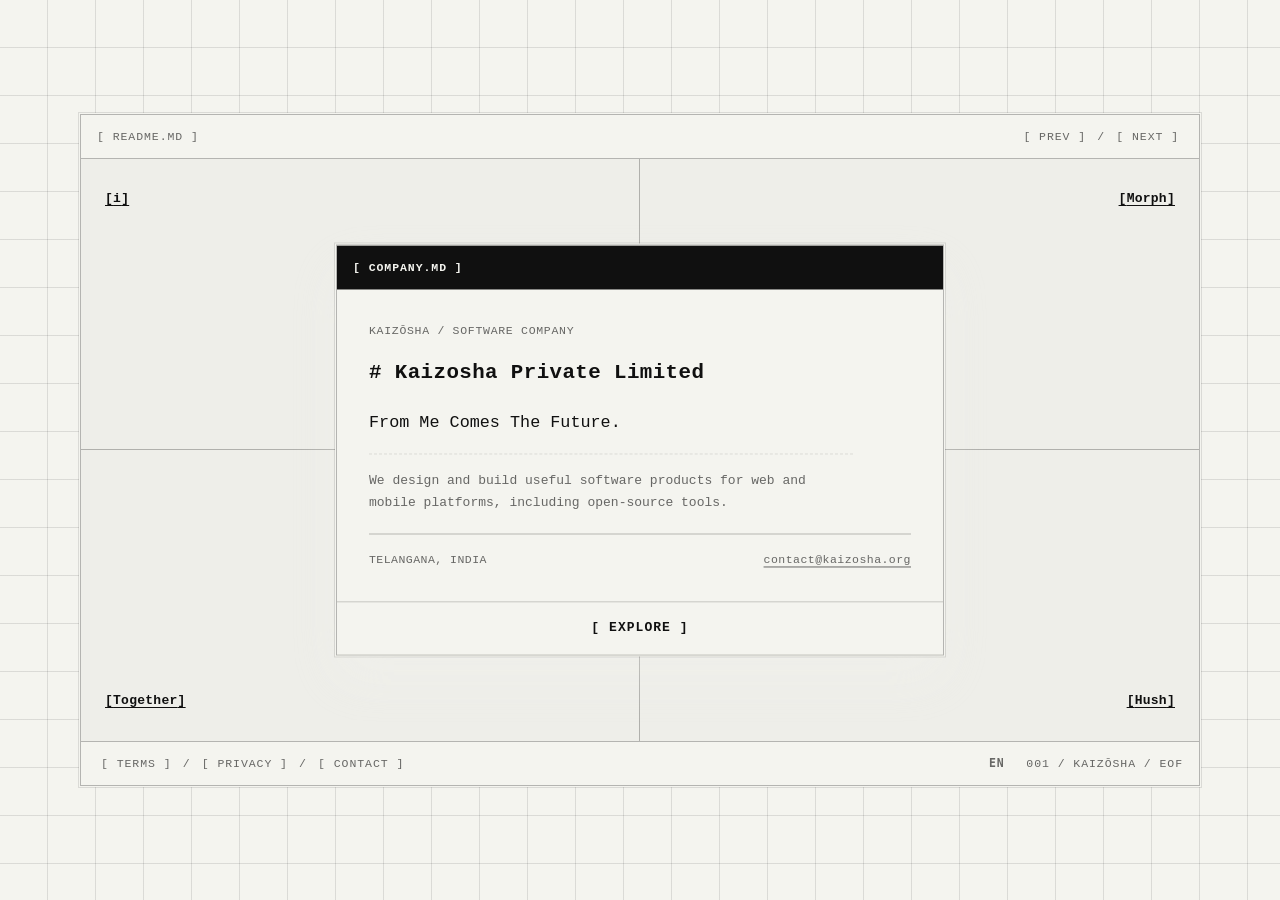
<file: index.html>
<!doctype html>
<html lang="en">
  <head>
    <meta charset="utf-8">
    <meta name="viewport" content="width=device-width, initial-scale=1">
    <meta name="color-scheme" content="light dark">
    <meta name="theme-color" content="#101010" media="(prefers-color-scheme: dark)">
    <meta name="theme-color" content="#f4f4ef" media="(prefers-color-scheme: light)">
    <title>Kaizōsha — Software Company</title>
    <meta name="description" content="From Me Comes The Future — Kaizōsha designs and builds useful software products for web and mobile platforms, including open-source tools.">
    <meta name="author" content="Kaizō Konpaku">
    <meta name="creator" content="Kaizō Konpaku">
    <meta name="publisher" content="Kaizōsha">
    <meta name="robots" content="index, follow, max-image-preview:large">
    <meta name="application-name" content="Kaizōsha">
    <link rel="icon" type="image/png" sizes="1024x1024" href="/icon.png?v=20260820-compact-mark">
    <link rel="icon" type="image/svg+xml" sizes="any" href="/icon.svg?v=20260820-live-text-mark">
    <link rel="apple-touch-icon" href="/icon.png?v=20260820-compact-mark">
    <link rel="manifest" href="/site.webmanifest?v=20260820-live-text-icon">
    <link rel="canonical" href="https://kaizosha.org/">
    <meta property="og:title" content="Kaizōsha — Software Company">
    <meta property="og:description" content="From Me Comes The Future — Kaizōsha designs and builds useful software products for web and mobile platforms, including open-source tools.">
    <meta property="og:type" content="website">
    <meta property="og:url" content="https://kaizosha.org/">
    <meta property="og:site_name" content="Kaizōsha">
    <meta property="og:locale" content="en_US">
    <meta property="og:image" content="https://kaizosha.org/assets/media/social/kaizosha-social-card-crafted-2026.png">
    <meta property="og:image:secure_url" content="https://kaizosha.org/assets/media/social/kaizosha-social-card-crafted-2026.png">
    <meta property="og:image:type" content="image/png">
    <meta property="og:image:width" content="1200">
    <meta property="og:image:height" content="630">
    <meta property="og:image:alt" content="Kaizōsha presented inside a framed two-tone markdown canvas">
    <meta name="twitter:card" content="summary_large_image">
    <meta name="twitter:title" content="Kaizōsha — Software Company">
    <meta name="twitter:description" content="From Me Comes The Future — Kaizōsha designs and builds useful software products for web and mobile platforms, including open-source tools.">
    <meta name="twitter:image" content="https://kaizosha.org/assets/media/social/kaizosha-social-card-crafted-2026.png">
    <meta name="twitter:image:alt" content="Kaizōsha presented inside a framed two-tone markdown canvas">
    <meta name="twitter:site" content="@KaizoshaX">
    <link rel="sitemap" type="application/xml" title="Sitemap" href="/sitemap.xml">
    <link rel="author" href="https://kaizosha.org/#creator">
    <link rel="license" href="/terms">
    <script type="application/ld+json">
      {
        "@context": "https://schema.org",
        "@graph": [
          {
            "@type": "Organization",
            "@id": "https://kaizosha.org/#organization",
            "name": "Kaizōsha",
            "legalName": "Kaizosha Private Limited",
            "alternateName": ["改造社", "Kaizosha"],
            "description": "Kaizōsha designs and builds useful software products for web and mobile platforms, including open-source tools.",
            "slogan": "From Me Comes The Future",
            "foundingDate": "2026",
            "url": "https://kaizosha.org/",
            "logo": {
              "@type": "ImageObject",
              "url": "https://kaizosha.org/icon.png",
              "contentUrl": "https://kaizosha.org/icon.png",
              "width": 1024,
              "height": 1024
            },
            "email": "contact@kaizosha.org",
            "address": {
              "@type": "PostalAddress",
              "addressRegion": "Telangana",
              "addressCountry": "IN"
            },
            "contactPoint": [
              {
                "@type": "ContactPoint",
                "contactType": "business",
                "email": "contact@kaizosha.org",
                "availableLanguage": "English"
              },
              {
                "@type": "ContactPoint",
                "contactType": "customer support",
                "email": "support@kaizosha.org",
                "availableLanguage": "English"
              },
              {
                "@type": "ContactPoint",
                "contactType": "privacy",
                "email": "privacy@kaizosha.org",
                "availableLanguage": "English"
              }
            ],
            "sameAs": ["https://github.com/Kaizosha", "https://x.com/KaizoshaX"],
            "founder": { "@id": "https://kaizosha.org/#creator" }
          },
          {
            "@type": "Person",
            "@id": "https://kaizosha.org/#creator",
            "name": "Kaizō Konpaku",
            "alternateName": ["Kon", "Kaizo Konpaku", "KaizoKonpaku"],
            "url": "https://kaizosha.org/#creator",
            "sameAs": ["https://github.com/KaizoKonpaku"],
            "jobTitle": "Software Engineer",
            "worksFor": { "@id": "https://kaizosha.org/#organization" }
          },
          {
            "@type": "WebSite",
            "@id": "https://kaizosha.org/#website",
            "url": "https://kaizosha.org/",
            "name": "Kaizōsha",
            "alternateName": "Kaizosha",
            "publisher": { "@id": "https://kaizosha.org/#organization" },
            "inLanguage": "en"
          },
          {
            "@type": "WebPage",
            "@id": "https://kaizosha.org/#webpage",
            "url": "https://kaizosha.org/",
            "name": "Kaizōsha — Software Company",
            "description": "Kaizōsha designs and builds useful software products for web and mobile platforms, including open-source tools.",
            "dateModified": "2026-08-30",
            "isPartOf": { "@id": "https://kaizosha.org/#website" },
            "about": { "@id": "https://kaizosha.org/#organization" },
            "author": { "@id": "https://kaizosha.org/#creator" },
            "inLanguage": "en"
          }
        ]
      }
    </script>
    <link rel="stylesheet" href="/assets/styles/brand.css?v=20260828-language-catalog-43">
    <link rel="stylesheet" href="/assets/styles/markdown.css?v=20261114-document-handoff">
    <link rel="stylesheet" href="/assets/styles/site-language.css?v=20260922-code-only-1">
    <script src="/assets/scripts/site-language.js?v=20260922-code-only-1" defer></script>
    <link rel="stylesheet" href="/assets/styles/story-entry.css?v=20261114-story-preview">
    <script src="/assets/scripts/site-motion.js?v=20260818-dynamic-grid" defer></script>
    <script src="/assets/scripts/home-products.js?v=20261114-document-handoff" defer></script>
  </head>
  <body data-page-family="directory" data-page="home">
    <a class="skip-link" href="#main-content">Skip to content</a>
    <main class="home-main" id="main-content" data-file="README.md" tabindex="-1" aria-labelledby="site-title">
      <h1 class="u-screen-reader" id="site-title">Kaizōsha — Software Company</h1>

      <dialog
        id="home-intro"
        class="home-intro"
        data-home-intro
        aria-labelledby="home-intro-title"
        aria-describedby="home-intro-description"
        open
      >
        <div class="home-intro__file" aria-hidden="true">[ COMPANY.md ]</div>
        <div class="home-intro__body">
          <p class="home-intro__brand">Kaizōsha / Software Company</p>
          <h2 id="home-intro-title" data-home-intro-title tabindex="-1">Kaizosha Private Limited</h2>
          <div class="home-intro__description" id="home-intro-description">
            <p class="home-intro__lead">
              From Me Comes The Future.
            </p>
            <p class="home-intro__focus">
              We design and build useful software products for web and mobile
              platforms, including open-source tools.
            </p>
          </div>
          <div class="home-intro__meta">
            <span>Telangana, India</span>
            <a class="home-intro__email" href="mailto:contact@kaizosha.org">contact@kaizosha.org</a>
          </div>
        </div>
        <form method="dialog" class="home-intro__actions">
          <button type="submit" value="explore" data-home-intro-close>[ EXPLORE ]</button>
        </form>
      </dialog>

      <header class="home-toolbar">
        <span aria-hidden="true">[ README.md ]</span>
        <nav class="home-pagination" aria-label="Product arrangements" data-product-controls hidden>
          <button type="button" data-products-previous aria-label="Show previous product arrangement">[ PREV ]</button>
          <span aria-hidden="true">/</span>
          <button type="button" data-products-next aria-label="Show next product arrangement">[ NEXT ]</button>
        </nav>
      </header>

      <header class="home-toolbar story-handoff-chrome">
        <span class="home-toolbar__file">[ i / README.md ]</span>
        <nav class="story-entry-return" aria-label="Story navigation"><a href="https://kaizosha.org/">[ ← KAIZŌSHA ]</a></nav>
      </header>

      <div
        class="home-products"
        data-products
        role="list"
        aria-label="Products and stories"
      >
        <div class="product-cell" data-product-slot="top-left" role="listitem">
          <div class="product-cell__content">
            <h2 class="product-cell__heading">
              <a class="product-cell__name" href="https://together.kaizosha.org" target="_blank" rel="noopener noreferrer" aria-label="View Together website (opens in a new tab)" aria-controls="product-detail-1" aria-expanded="false">Together</a>
            </h2>
            <div class="product-cell__detail" id="product-detail-1" hidden>
              <p class="product-cell__eyebrow" aria-hidden="true">product / 01</p>
              <p class="product-cell__description">Watch videos from your local library with on-device captions and translation. Review transcripts and export subtitles or captioned video.</p>
              <p class="product-cell__meta">iPhone and iPad / iOS and iPadOS 26 or later</p>
              <div class="product-cell__actions">
                <button type="button" data-product-close aria-label="Close Together details">[ CLOSE ]</button>
                <a class="product-cell__explore" href="https://together.kaizosha.org" target="_blank" rel="noopener noreferrer" aria-label="Explore Together website (opens in a new tab)">[ EXPLORE ↗ ]</a>
              </div>
              <p class="product-cell__scroll-cue" data-product-scroll-cue aria-hidden="true" hidden></p>
            </div>
          </div>
        </div>
        <div class="product-cell" data-product-slot="top-right" role="listitem">
          <div class="product-cell__content">
            <h2 class="product-cell__heading">
              <a class="product-cell__name" href="https://sekai.kaizosha.org" target="_blank" rel="noopener noreferrer" aria-label="View Sekai website (opens in a new tab)" aria-controls="product-detail-2" aria-expanded="false">Sekai</a>
            </h2>
            <div class="product-cell__detail" id="product-detail-2" hidden>
              <p class="product-cell__eyebrow" aria-hidden="true">product / 02</p>
              <p class="product-cell__description">An offline-first native globe package for SwiftUI, rendered with Metal and built for every Apple platform.</p>
              <p class="product-cell__meta">SwiftUI package / Swift + Metal</p>
              <div class="product-cell__actions">
                <button type="button" data-product-close aria-label="Close Sekai details">[ CLOSE ]</button>
                <a class="product-cell__explore" href="https://sekai.kaizosha.org" target="_blank" rel="noopener noreferrer" aria-label="Explore Sekai website (opens in a new tab)">[ EXPLORE ↗ ]</a>
              </div>
              <p class="product-cell__scroll-cue" data-product-scroll-cue aria-hidden="true" hidden></p>
            </div>
          </div>
        </div>
        <div class="product-cell" data-product-slot="bottom-left" role="listitem">
          <div class="product-cell__content">
            <h2 class="product-cell__heading">
              <a class="product-cell__name" href="https://hush.kaizosha.org" target="_blank" rel="noopener noreferrer" aria-label="View Hush website (opens in a new tab)" aria-controls="product-detail-3" aria-expanded="false">Hush</a>
            </h2>
            <div class="product-cell__detail" id="product-detail-3" hidden>
              <p class="product-cell__eyebrow" aria-hidden="true">product / 03</p>
              <p class="product-cell__description">A native macOS assistant for live audio, text, screen capture, and the context you choose to keep.</p>
              <p class="product-cell__meta">macOS application / Swift + SwiftUI / In active development</p>
              <div class="product-cell__actions">
                <button type="button" data-product-close aria-label="Close Hush details">[ CLOSE ]</button>
                <a class="product-cell__explore" href="https://hush.kaizosha.org" target="_blank" rel="noopener noreferrer" aria-label="Explore Hush website (opens in a new tab)">[ EXPLORE ↗ ]</a>
              </div>
              <p class="product-cell__scroll-cue" data-product-scroll-cue aria-hidden="true" hidden></p>
            </div>
          </div>
        </div>
        <div class="product-cell" data-product-slot="bottom-right" data-product-kind="story" data-product-sequence="06" data-product-featured role="listitem">
          <div class="product-cell__content">
            <h2 class="product-cell__heading">
              <a class="product-cell__name" href="https://i.kaizosha.org" target="_blank" rel="noopener noreferrer" aria-label="View i story website (opens in a new tab)" aria-controls="product-detail-4" aria-expanded="false">i</a>
            </h2>
            <div class="product-cell__detail" id="product-detail-4" hidden>
              <p class="product-cell__eyebrow" aria-hidden="true">story / 06</p>
              <p class="product-cell__description">A life before language. A scroll-driven 3D manhwa by Kaizō Konpaku: one enclosed world, a girl growing up, and her father's silence.</p>
              <p class="product-cell__meta">Story / Interactive art / In development</p>
              <div class="product-cell__actions">
                <button type="button" data-product-close aria-label="Close i details">[ CLOSE ]</button>
                <a class="product-cell__explore" href="https://i.kaizosha.org" target="_blank" rel="noopener noreferrer" aria-label="Explore i story website (opens in a new tab)">[ EXPLORE ↗ ]</a>
              </div>
              <p class="product-cell__scroll-cue" data-product-scroll-cue aria-hidden="true" hidden></p>
            </div>
          </div>
        </div>
      </div>
      <template data-product-catalog>
        <span
          data-product-catalog-item
          data-product-name="Morph"
          data-product-sequence="05"
          data-product-url="https://morph.kaizosha.org"
          data-product-description="An iPhone- and iPad-first Safari extension for previewable, reversible edits to the webpage you have open."
          data-product-meta="Safari extension / Swift + SwiftUI / In development"
        ></span>
        <span
          data-product-catalog-item
          data-product-name="ModScan"
          data-product-sequence="04"
          data-product-url="https://modscan.kaizosha.org"
          data-product-description="A keyboard-first terminal interface for finding node_modules, comparing their size and age, and reclaiming disk space."
          data-product-meta="Node.js CLI / JavaScript + Blessed / Available"
        ></span>
      </template>
      <p class="u-screen-reader" role="status" aria-live="polite" aria-atomic="true" data-products-status></p>

      <button
        class="home-logo is-ready"
        type="button"
        data-home-intro-open
        aria-label="Open company information"
        aria-controls="home-intro"
        aria-expanded="true"
        aria-haspopup="dialog"
      >
        <span class="brand-lockup" aria-hidden="true">
          <span class="brand-lockup__mark">
            <span class="brand-lockup__unit"><span class="brand-lockup__bar"></span><span class="brand-lockup__glyph" lang="ja">改</span></span>
            <span class="brand-lockup__unit"><span class="brand-lockup__bar"></span><span class="brand-lockup__glyph" lang="ja">造</span></span>
            <span class="brand-lockup__unit"><span class="brand-lockup__bar"></span><span class="brand-lockup__glyph" lang="ja">社</span></span>
          </span>
        </span>
      </button>

      <footer class="home-statusbar">
        <nav class="home-legal" aria-label="Company pages" data-document-links>
          <a href="/terms" aria-label="Terms">
            <span class="home-legal__full">[ TERMS ]</span>
            <span class="home-legal__compact" aria-hidden="true">[ T ]</span>
          </a>
          <span aria-hidden="true">/</span>
          <a href="/privacy" aria-label="Privacy">
            <span class="home-legal__full">[ PRIVACY ]</span>
            <span class="home-legal__compact" aria-hidden="true">[ P ]</span>
          </a>
          <span aria-hidden="true">/</span>
          <a href="/contact" aria-label="Contact">
            <span class="home-legal__full">[ CONTACT ]</span>
            <span class="home-legal__compact" aria-hidden="true">[ C ]</span>
          </a>
        </nav>
        <span class="home-statusbar__end">
          <span data-language-slot></span>
          <span aria-hidden="true">001 / KAIZŌSHA / EOF</span>
        </span>
      </footer>
      <footer class="home-statusbar story-handoff-chrome">
        <nav class="home-legal" aria-label="Story information"><a href="https://i.kaizosha.org/terms" aria-label="Terms">[ T ]</a><span aria-hidden="true">/</span><a href="https://i.kaizosha.org/privacy" aria-label="Privacy">[ P ]</a><span aria-hidden="true">/</span><a href="https://i.kaizosha.org/contact" aria-label="Contact">[ C ]</a></nav>
        <span class="home-statusbar__product">006 / i / STORY</span>
      </footer>
    </main>
  </body>
</html>
</file>
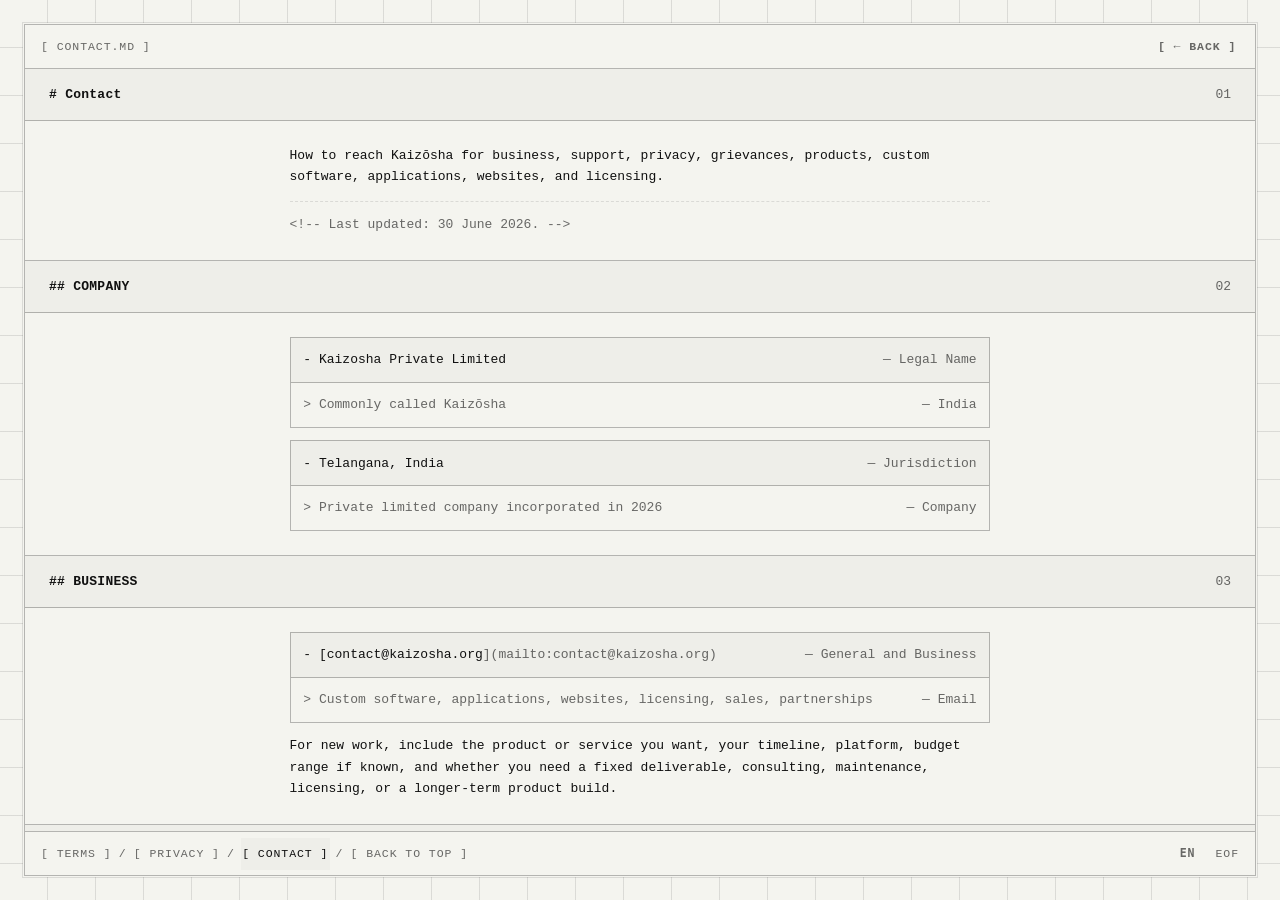
<file: contact.html>
<!doctype html>
<html lang="en">
  <head>
    <meta charset="utf-8" />
    <meta name="viewport" content="width=device-width, initial-scale=1" />
    <meta name="color-scheme" content="light dark" />
    <meta name="theme-color" content="#101010" media="(prefers-color-scheme: dark)" />
    <meta name="theme-color" content="#f4f4ef" media="(prefers-color-scheme: light)" />
    <title>Contact - Kaizōsha</title>
    <meta
      name="description"
      content="Contact Kaizōsha for business, product support, privacy requests, custom software, applications, websites, licensing, and public project channels."
    />
    <meta name="author" content="Kaizō Konpaku" />
    <meta name="creator" content="Kaizō Konpaku" />
    <meta name="publisher" content="Kaizōsha" />
    <meta name="robots" content="index, follow, max-image-preview:large" />
    <meta name="application-name" content="Kaizōsha" />
    <link rel="icon" type="image/png" sizes="1024x1024" href="/icon.png?v=20260820-compact-mark" />
    <link rel="icon" type="image/svg+xml" sizes="any" href="/icon.svg?v=20260820-live-text-mark">
    <link rel="apple-touch-icon" href="/icon.png?v=20260820-compact-mark" />
    <link rel="manifest" href="/site.webmanifest?v=20260820-live-text-icon" />
    <link rel="canonical" href="https://kaizosha.org/contact" />
    <meta property="og:title" content="Contact - Kaizōsha" />
    <meta
      property="og:description"
      content="Business, support, privacy, custom software, applications, websites, licensing, GitHub, and public channels for Kaizōsha."
    />
    <meta property="og:type" content="website" />
    <meta property="og:url" content="https://kaizosha.org/contact" />
    <meta property="og:site_name" content="Kaizōsha" />
    <meta property="og:locale" content="en_US" />
    <meta property="og:image" content="https://kaizosha.org/icon.png" />
    <meta property="og:image:width" content="1024" />
    <meta property="og:image:height" content="1024" />
    <meta property="og:image:type" content="image/png" />
    <meta property="og:image:alt" content="Kaizōsha icon" />
    <meta name="twitter:card" content="summary" />
    <meta name="twitter:image" content="https://kaizosha.org/icon.png" />
    <meta name="twitter:image:alt" content="Kaizōsha icon" />
    <meta name="twitter:title" content="Contact - Kaizōsha" />
    <meta
      name="twitter:description"
      content="Business, support, privacy, custom software, applications, websites, licensing, GitHub, and public channels for Kaizōsha."
    />
    <meta name="twitter:site" content="@KaizoshaX" />
    <link rel="sitemap" type="application/xml" title="Sitemap" href="/sitemap.xml" />
    <link rel="author" href="https://kaizosha.org/#creator" />
    <script type="application/ld+json">
      {
        "@context": "https://schema.org",
        "@type": "ContactPage",
        "@id": "https://kaizosha.org/contact#webpage",
        "url": "https://kaizosha.org/contact",
        "name": "Contact - Kaizōsha",
        "description": "Business, support, privacy, custom software, applications, websites, licensing, GitHub, and public channels for Kaizōsha.",
        "dateModified": "2026-06-30",
        "isPartOf": {
          "@type": "WebSite",
          "@id": "https://kaizosha.org/#website",
          "url": "https://kaizosha.org/",
          "name": "Kaizōsha"
        },
        "breadcrumb": {
          "@type": "BreadcrumbList",
          "@id": "https://kaizosha.org/contact#breadcrumb",
          "itemListElement": [
            {
              "@type": "ListItem",
              "position": 1,
              "name": "Kaizōsha",
              "item": "https://kaizosha.org/"
            },
            {
              "@type": "ListItem",
              "position": 2,
              "name": "Contact",
              "item": "https://kaizosha.org/contact"
            }
          ]
        },
        "mainEntity": {
          "@type": "Organization",
          "@id": "https://kaizosha.org/#organization",
          "name": "Kaizōsha",
          "legalName": "Kaizosha Private Limited",
          "url": "https://kaizosha.org/",
          "sameAs": [
            "https://github.com/Kaizosha",
            "https://x.com/KaizoshaX"
          ],
          "founder": {
            "@id": "https://kaizosha.org/#creator"
          },
          "contactPoint": [
            {
              "@type": "ContactPoint",
              "contactType": "business",
              "email": "contact@kaizosha.org"
            },
            {
              "@type": "ContactPoint",
              "contactType": "customer support",
              "email": "support@kaizosha.org"
            },
            {
              "@type": "ContactPoint",
              "contactType": "privacy",
              "email": "privacy@kaizosha.org"
            }
          ]
        },
        "author": {
          "@type": "Person",
          "@id": "https://kaizosha.org/#creator",
          "name": "Kaizō Konpaku",
          "url": "https://kaizosha.org/#creator"
        },
        "inLanguage": "en"
      }
    </script>
    <link rel="stylesheet" href="/assets/styles/markdown.css?v=20261114-document-footer" />
    <link rel="stylesheet" href="/assets/styles/site-language.css?v=20260922-code-only-1" />
    <script src="/assets/scripts/site-language.js?v=20260922-code-only-1" defer></script>
    <script src="/assets/scripts/site-motion.js?v=20260818-dynamic-grid" defer></script>
    <link rel="stylesheet" href="/assets/styles/document-frame.css?v=3e4959a0bffb">
  </head>
  <body data-page-family="document" data-page="contact" data-document-frame>
    <a class="skip-link" href="#main-content">Skip to content</a>
    <main class="main document-frame" data-file="contact.md">
      <header class="home-toolbar document-toolbar">
        <span class="home-toolbar__file">[ contact.md ]</span>
        <a class="document-back" href="/" aria-label="Back to Kaizōsha homepage">← Back</a>
      </header>
      <div class="document-scroll" id="main-content" role="region" aria-label="Document content" tabindex="0">
        <div id="top" tabindex="-1"></div>

          <section class="section" id="name">
            <header class="section-head">
              <h1 class="section-title">Contact</h1>
            </header>
            <div class="body-lines">
              <p>
                How to reach Kaizōsha for business, support, privacy,
                grievances, products, custom software, applications, websites,
                and licensing.
              </p>
              <p class="document-meta">Last updated: 30 June 2026.</p>
            </div>
          </section>

          <section class="section" id="company">
            <header class="section-head">
              <h2 class="section-title">COMPANY</h2>
            </header>
            <div class="body-lines">
              <div class="entry-head">
                <span>Kaizosha Private Limited</span>
                <span>Legal Name</span>
              </div>
              <div class="entry-sub">
                <span>Commonly called Kaizōsha</span>
                <span>India</span>
              </div>
              <div class="entry-head">
                <span>Telangana, India</span>
                <span>Jurisdiction</span>
              </div>
              <div class="entry-sub">
                <span>Private limited company incorporated in 2026</span>
                <span>Company</span>
              </div>
            </div>
          </section>

          <section class="section" id="business">
            <header class="section-head">
              <h2 class="section-title">BUSINESS</h2>
            </header>
            <div class="body-lines">
              <div class="entry-head">
                <span><a href="mailto:contact@kaizosha.org">contact@kaizosha.org</a></span>
                <span>General and Business</span>
              </div>
              <div class="entry-sub">
                <span>Custom software, applications, websites, licensing, sales, partnerships</span>
                <span>Email</span>
              </div>
              <p>
                For new work, include the product or service you want, your
                timeline, platform, budget range if known, and whether you need a
                fixed deliverable, consulting, maintenance, licensing, or a
                longer-term product build.
              </p>
            </div>
          </section>

          <section class="section" id="support">
            <header class="section-head">
              <h2 class="section-title">SUPPORT</h2>
            </header>
            <div class="body-lines">
              <div class="entry-head">
                <span><a href="mailto:support@kaizosha.org">support@kaizosha.org</a></span>
                <span>Product Support</span>
              </div>
              <div class="entry-sub">
                <span>Bugs, product help, purchases, account issues, technical questions</span>
                <span>Email</span>
              </div>
              <p>
                For support, include the product name, platform, device or
                browser, app version if available, account email if relevant,
                screenshots or logs if safe to share, and clear steps to
                reproduce the issue.
              </p>
            </div>
          </section>

          <section class="section" id="privacy">
            <header class="section-head">
              <h2 class="section-title">PRIVACY AND GRIEVANCE</h2>
            </header>
            <div class="body-lines">
              <div class="entry-head">
                <span><a href="mailto:privacy@kaizosha.org">privacy@kaizosha.org</a></span>
                <span>Privacy and Grievance</span>
              </div>
              <div class="entry-sub">
                <span>Data requests, consent withdrawal, deletion, correction, complaints</span>
                <span>Email</span>
              </div>
              <p>
                For privacy requests, include the product or service involved,
                the email or account identifier connected to the request, the
                right you want to exercise, and enough information for us to
                verify and respond.
              </p>
            </div>
          </section>

          <section class="section" id="requests">
            <header class="section-head">
              <h2 class="section-title">REQUESTS</h2>
            </header>
            <div class="body-lines">
              <p>
                If your message relates to a purchase, include the marketplace,
                payment processor, invoice number, transaction reference, or
                order email. Do not send passwords, one-time codes, payment card
                numbers, private keys, or sensitive files unless we specifically
                ask for them through an appropriate channel.
              </p>
              <p>
                If your request is urgent because it involves security, account
                access, payment fraud, legal notice, or data protection, say so
                clearly in the subject line.
              </p>
            </div>
          </section>

          <section class="section" id="response">
            <header class="section-head">
              <h2 class="section-title">RESPONSE</h2>
            </header>
            <div class="body-lines">
              <p>
                We try to respond to genuine business, support, and privacy
                requests in a reasonable time. Complex technical issues, custom
                work, billing reviews, legal requests, and privacy verification
                may take longer.
              </p>
              <p>
                We may not respond to spam, abusive messages, automated sales
                outreach, requests unrelated to Kaizōsha, or messages that do not
                provide enough information to understand the issue.
              </p>
            </div>
          </section>

          <section class="section" id="social">
            <header class="section-head">
              <h2 class="section-title">PUBLIC CHANNELS</h2>
            </header>
            <div class="body-lines">
              <div class="entry-head">
                <span><a href="https://github.com/Kaizosha" target="_blank" rel="noopener noreferrer" aria-label="Kaizōsha on GitHub (opens in a new tab)">github.com/Kaizosha</a></span>
                <span>GitHub</span>
              </div>
              <div class="entry-head">
                <span><a href="https://x.com/KaizoshaX" target="_blank" rel="noopener noreferrer" aria-label="Kaizōsha on X (opens in a new tab)">@KaizoshaX</a></span>
                <span>X</span>
              </div>
              <p>
                Public channels are useful for public project information and
                general updates. Do not post private account, payment, legal, or
                personal data in public channels.
              </p>
            </div>
          </section>
      </div>
      <footer class="home-statusbar document-statusbar">
        <nav class="home-legal" aria-label="Related pages">
          <a href="/terms" aria-label="Terms"><span class="home-legal__full">Terms</span><span class="home-legal__compact" aria-hidden="true">T</span></a>
          <span aria-hidden="true">/</span>
          <a href="/privacy" aria-label="Privacy"><span class="home-legal__full">Privacy</span><span class="home-legal__compact" aria-hidden="true">P</span></a>
          <span aria-hidden="true">/</span>
          <a href="/contact" aria-current="page" aria-label="Contact"><span class="home-legal__full">Contact</span><span class="home-legal__compact" aria-hidden="true">C</span></a>
          <span aria-hidden="true">/</span>
          <a href="#top" aria-label="Back to top"><span class="home-legal__full">Back to top</span><span class="home-legal__compact" aria-hidden="true">↑</span></a>
        </nav>
        <div class="document-statusbar__end"><span data-language-slot></span><span aria-hidden="true">EOF</span></div>
      </footer>
    </main>

  </body>
</html>
</file>
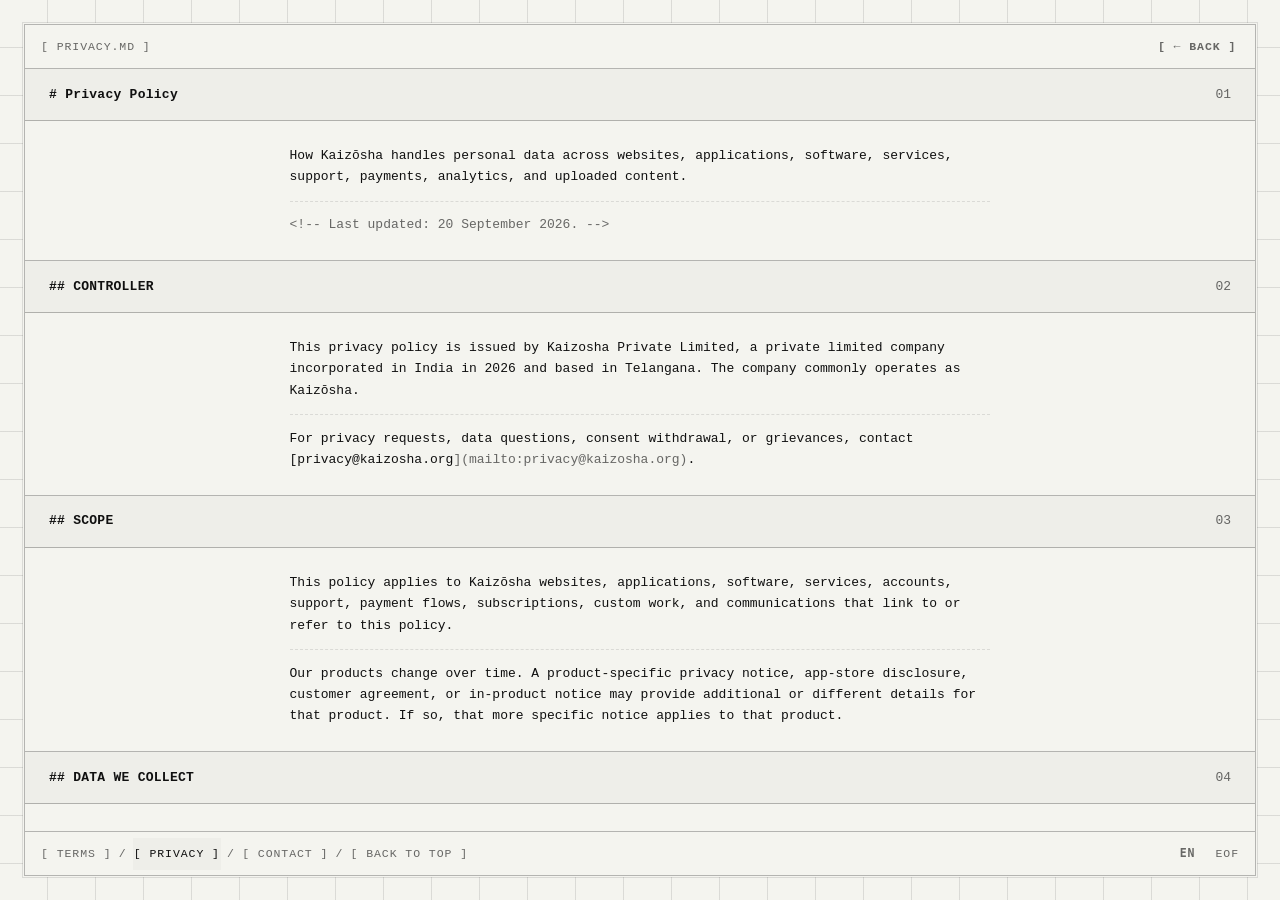
<file: privacy.html>
<!doctype html>
<html lang="en">
  <head>
    <meta charset="utf-8" />
    <meta name="viewport" content="width=device-width, initial-scale=1" />
    <meta name="color-scheme" content="light dark" />
    <meta name="theme-color" content="#101010" media="(prefers-color-scheme: dark)" />
    <meta name="theme-color" content="#f4f4ef" media="(prefers-color-scheme: light)" />
    <title>Privacy Policy - Kaizōsha</title>
    <meta
      name="description"
      content="Learn how Kaizōsha handles personal data across websites, applications, software, support, payments, analytics, accounts, and uploaded content."
    />
    <meta name="author" content="Kaizō Konpaku" />
    <meta name="creator" content="Kaizō Konpaku" />
    <meta name="publisher" content="Kaizōsha" />
    <meta name="robots" content="index, follow, max-image-preview:large" />
    <meta name="application-name" content="Kaizōsha" />
    <link rel="icon" type="image/png" sizes="1024x1024" href="/icon.png?v=20260820-compact-mark" />
    <link rel="icon" type="image/svg+xml" sizes="any" href="/icon.svg?v=20260820-live-text-mark">
    <link rel="apple-touch-icon" href="/icon.png?v=20260820-compact-mark" />
    <link rel="manifest" href="/site.webmanifest?v=20260820-live-text-icon" />
    <link rel="canonical" href="https://kaizosha.org/privacy" />
    <meta property="og:title" content="Privacy Policy - Kaizōsha" />
    <meta
      property="og:description"
      content="How Kaizōsha handles personal data across websites, applications, software, support, payments, analytics, accounts, and uploaded content."
    />
    <meta property="og:type" content="website" />
    <meta property="og:url" content="https://kaizosha.org/privacy" />
    <meta property="og:site_name" content="Kaizōsha" />
    <meta property="og:locale" content="en_US" />
    <meta property="og:image" content="https://kaizosha.org/icon.png" />
    <meta property="og:image:width" content="1024" />
    <meta property="og:image:height" content="1024" />
    <meta property="og:image:type" content="image/png" />
    <meta property="og:image:alt" content="Kaizōsha icon" />
    <meta name="twitter:card" content="summary" />
    <meta name="twitter:image" content="https://kaizosha.org/icon.png" />
    <meta name="twitter:image:alt" content="Kaizōsha icon" />
    <meta name="twitter:title" content="Privacy Policy - Kaizōsha" />
    <meta
      name="twitter:description"
      content="How Kaizōsha handles personal data across websites, applications, software, support, payments, analytics, accounts, and uploaded content."
    />
    <meta name="twitter:site" content="@KaizoshaX" />
    <link rel="sitemap" type="application/xml" title="Sitemap" href="/sitemap.xml" />
    <link rel="author" href="https://kaizosha.org/#creator" />
    <script type="application/ld+json">
      {
        "@context": "https://schema.org",
        "@type": "WebPage",
        "@id": "https://kaizosha.org/privacy#webpage",
        "url": "https://kaizosha.org/privacy",
        "name": "Privacy Policy - Kaizōsha",
        "description": "How Kaizōsha handles personal data across websites, applications, software, support, payments, analytics, accounts, and uploaded content.",
        "dateModified": "2026-09-20",
        "isPartOf": {
          "@type": "WebSite",
          "@id": "https://kaizosha.org/#website",
          "url": "https://kaizosha.org/",
          "name": "Kaizōsha"
        },
        "breadcrumb": {
          "@type": "BreadcrumbList",
          "@id": "https://kaizosha.org/privacy#breadcrumb",
          "itemListElement": [
            {
              "@type": "ListItem",
              "position": 1,
              "name": "Kaizōsha",
              "item": "https://kaizosha.org/"
            },
            {
              "@type": "ListItem",
              "position": 2,
              "name": "Privacy Policy",
              "item": "https://kaizosha.org/privacy"
            }
          ]
        },
        "publisher": {
          "@type": "Organization",
          "@id": "https://kaizosha.org/#organization",
          "name": "Kaizōsha",
          "legalName": "Kaizosha Private Limited",
          "url": "https://kaizosha.org/",
          "logo": {
            "@type": "ImageObject",
            "url": "https://kaizosha.org/icon.png",
            "width": 1024,
            "height": 1024
          }
        },
        "author": {
          "@type": "Person",
          "@id": "https://kaizosha.org/#creator",
          "name": "Kaizō Konpaku",
          "url": "https://kaizosha.org/#creator"
        },
        "inLanguage": "en"
      }
    </script>
    <link rel="stylesheet" href="/assets/styles/markdown.css?v=20261114-document-footer" />
    <link rel="stylesheet" href="/assets/styles/site-language.css?v=20260922-code-only-1" />
    <script src="/assets/scripts/site-language.js?v=20260922-code-only-1" defer></script>
    <script src="/assets/scripts/site-motion.js?v=20260818-dynamic-grid" defer></script>
    <link rel="stylesheet" href="/assets/styles/document-frame.css?v=3e4959a0bffb">
  </head>
  <body data-page-family="document" data-page="privacy" data-document-frame>
    <a class="skip-link" href="#main-content">Skip to content</a>
    <main class="main document-frame" data-file="privacy.md">
      <header class="home-toolbar document-toolbar">
        <span class="home-toolbar__file">[ privacy.md ]</span>
        <a class="document-back" href="/" aria-label="Back to Kaizōsha homepage">← Back</a>
      </header>
      <div class="document-scroll" id="main-content" role="region" aria-label="Document content" tabindex="0">
        <div id="top" tabindex="-1"></div>

          <section class="section" id="name">
            <header class="section-head">
              <h1 class="section-title">Privacy Policy</h1>
            </header>
            <div class="body-lines">
              <p>
                How Kaizōsha handles personal data across websites,
                applications, software, services, support, payments, analytics,
                and uploaded content.
              </p>
              <p class="document-meta">Last updated: 20 September 2026.</p>
            </div>
          </section>

          <section class="section" id="controller">
            <header class="section-head">
              <h2 class="section-title">CONTROLLER</h2>
            </header>
            <div class="body-lines">
              <p>
                This privacy policy is issued by Kaizosha Private Limited, a
                private limited company incorporated in India in 2026 and based
                in Telangana. The company commonly operates as Kaizōsha.
              </p>
              <p>
                For privacy requests, data questions, consent withdrawal, or
                grievances, contact <a href="mailto:privacy@kaizosha.org">privacy@kaizosha.org</a>.
              </p>
            </div>
          </section>

          <section class="section" id="scope">
            <header class="section-head">
              <h2 class="section-title">SCOPE</h2>
            </header>
            <div class="body-lines">
              <p>
                This policy applies to Kaizōsha websites, applications, software,
                services, accounts, support, payment flows, subscriptions, custom
                work, and communications that link to or refer to this policy.
              </p>
              <p>
                Our products change over time. A product-specific privacy notice,
                app-store disclosure, customer agreement, or in-product notice may
                provide additional or different details for that product. If so,
                that more specific notice applies to that product.
              </p>
            </div>
          </section>

          <section class="section" id="data">
            <header class="section-head">
              <h2 class="section-title">DATA WE COLLECT</h2>
            </header>
            <div class="body-lines">
              <p>
                Depending on the product or service, we may collect account
                details, name, email address, organisation, login identifiers,
                billing details, order records, license details, support
                messages, product preferences, device data, app logs, crash logs,
                diagnostic data, analytics events, cookie identifiers, IP address,
                approximate location, and usage data.
              </p>
              <p>
                We collect information you provide directly, information created
                by your use of a product, information from payment processors or
                app stores, and information from service providers that help us
                operate our products.
              </p>
            </div>
          </section>

          <section class="section" id="content">
            <header class="section-head">
              <h2 class="section-title">CONTENT AND MEDIA</h2>
            </header>
            <div class="body-lines">
              <p>
                Some products may process photos, videos, audio, chats,
                translations, subtitles, AI prompts, generated outputs, uploaded
                files, documents, contacts, or other content. Whether this data
                stays on device, is uploaded, is stored, or is processed by a
                provider depends on the product and the feature you use.
              </p>
              <p>
                You should not upload content unless you have the right to do so
                and the content is appropriate for the product. Product-specific
                controls may allow you to delete, export, save, or manage some
                content.
              </p>
            </div>
          </section>

          <section class="section" id="purposes">
            <header class="section-head">
              <h2 class="section-title">WHY WE USE DATA</h2>
            </header>
            <div class="body-lines">
              <p>
                We use personal data to provide products and services, create and
                manage accounts, process purchases, deliver subscriptions,
                perform custom work, respond to support, secure systems, prevent
                abuse, fix bugs, improve performance, communicate updates,
                measure usage, comply with law, and enforce our terms.
              </p>
              <p>
                Where a product uses AI, translation, search, recognition,
                classification, generation, or media-processing features, data may
                be used to provide the requested feature, maintain reliability,
                prevent abuse, and troubleshoot issues.
              </p>
            </div>
          </section>

          <section class="section" id="legal-basis">
            <header class="section-head">
              <h2 class="section-title">CONSENT AND BASIS</h2>
            </header>
            <div class="body-lines">
              <p>
                We process personal data when needed to provide requested goods
                or services, perform a contract, comply with law, protect our
                systems and users, operate our business, or where you have given
                consent for a specified purpose.
              </p>
              <p>
                Where processing is based on consent, you may withdraw consent
                through product controls or by contacting us. Withdrawal does not
                affect processing already completed and may limit our ability to
                provide the relevant product or feature.
              </p>
            </div>
          </section>

          <section class="section" id="cookies">
            <header class="section-head">
              <h2 class="section-title">COOKIES AND ANALYTICS</h2>
            </header>
            <div class="body-lines">
              <p>
                We may use cookies, local storage, analytics, logs, and similar
                technologies where needed to run websites, remember preferences,
                secure sessions, understand usage, improve products, measure
                performance, and diagnose errors.
              </p>
              <p>
                Browser, device, operating-system, and product controls may let
                you block or delete cookies and analytics identifiers. Some
                features may not work correctly if required storage or
                permissions are disabled.
              </p>
            </div>
          </section>

          <section class="section" id="payments">
            <header class="section-head">
              <h2 class="section-title">PAYMENTS</h2>
            </header>
            <div class="body-lines">
              <p>
                Payments may be processed through app stores, payment processors,
                bank transfers, invoices, or other providers depending on the
                product or service. We usually receive payment status, order
                details, tax or invoice information, and limited transaction
                identifiers rather than full card details.
              </p>
              <p>
                Payment providers, app stores, and banks process payment data
                under their own terms and privacy policies.
              </p>
            </div>
          </section>

          <section class="section" id="sharing">
            <header class="section-head">
              <h2 class="section-title">SHARING</h2>
            </header>
            <div class="body-lines">
              <p>
                We may share data with service providers, contractors, hosting
                providers, payment processors, app stores, analytics providers,
                support tools, communications services, AI or media-processing
                providers, professional advisers, regulators, authorities, or
                transaction partners where needed for the purposes in this policy.
              </p>
              <p>
                We do not sell personal data. We require service providers to use
                data only for authorised purposes and to apply appropriate
                safeguards.
              </p>
            </div>
          </section>

          <section class="section" id="retention">
            <header class="section-head">
              <h2 class="section-title">RETENTION</h2>
            </header>
            <div class="body-lines">
              <p>
                We keep personal data for as long as needed to provide products
                and services, maintain accounts, complete transactions, answer
                support requests, meet legal, tax, accounting, security, and
                compliance obligations, resolve disputes, and enforce agreements.
              </p>
              <p>
                Retention periods vary by product and data type. Where practical,
                we delete, anonymise, or reduce data when it is no longer needed.
              </p>
            </div>
          </section>

          <section class="section" id="security">
            <header class="section-head">
              <h2 class="section-title">SECURITY</h2>
            </header>
            <div class="body-lines">
              <p>
                We use reasonable administrative, technical, and organisational
                measures to protect personal data against unauthorised access,
                loss, misuse, alteration, and disclosure. No system is perfectly
                secure, and we cannot guarantee absolute security.
              </p>
              <p>
                If you believe your account, data, or a Kaizōsha product has a
                security issue, contact <a href="mailto:support@kaizosha.org">support@kaizosha.org</a>
                promptly with enough detail for us to investigate.
              </p>
            </div>
          </section>

          <section class="section" id="rights">
            <header class="section-head">
              <h2 class="section-title">YOUR RIGHTS</h2>
            </header>
            <div class="body-lines">
              <p>
                Depending on applicable law and the product involved, you may be
                able to request access to your personal data, correction,
                deletion, withdrawal of consent, a summary of processing,
                grievance redressal, or other rights available under applicable
                privacy law.
              </p>
              <p>
                Send requests to <a href="mailto:privacy@kaizosha.org">privacy@kaizosha.org</a>.
                We may need to verify your identity, understand the product
                involved, and keep records needed for legal, security, fraud
                prevention, or dispute purposes.
              </p>
            </div>
          </section>

          <section class="section" id="children">
            <header class="section-head">
              <h2 class="section-title">AGE AND CHILDREN</h2>
            </header>
            <div class="body-lines">
              <p>
                Age restrictions vary by product, app store, region, and service.
                Some products may not be intended for children, and some may
                require consent or supervision by a parent, guardian, school,
                organisation, or customer administrator.
              </p>
              <p>
                If you believe a child has provided personal data in a way that
                should not have occurred, contact us so we can review and take
                appropriate action.
              </p>
            </div>
          </section>

          <section class="section" id="international">
            <header class="section-head">
              <h2 class="section-title">INTERNATIONAL PROCESSING</h2>
            </header>
            <div class="body-lines">
              <p>
                We are based in India, but our products and service providers may
                operate in other countries. Personal data may be processed,
                stored, supported, or transferred outside your state or country
                where needed to provide the relevant product or service.
              </p>
              <p>
                When we use providers in other locations, we take reasonable
                steps to use appropriate contractual and operational safeguards.
              </p>
            </div>
          </section>

          <section class="section" id="website-language">
            <header class="section-head">
              <h2 class="section-title">WEBSITE LANGUAGE</h2>
            </header>
            <div class="body-lines">
              <p>
                Kaizōsha websites use the visitor country supplied by our hosting
                provider and the browser's language settings to suggest relevant
                website languages. This feature does not request precise location.
              </p>
              <p>
                A selected language and any optional country override are stored as
                functional cookies for kaizosha.org and in browser storage so the
                choice stays consistent across our sub-sites. Public page text may be sent to our
                translation endpoint at i.kaizosha.org and processed with Cloudflare
                Workers AI. Form values, files, product data, and private account data
                are not included in that translation request.
              </p>
              <p>
                Automated translations are provided for convenience. The original
                English text controls if a translation differs, particularly for
                legal notices. You can change the preference or return to English
                from the language control on any page.
              </p>
            </div>
          </section>

          <section class="section" id="changes">
            <header class="section-head">
              <h2 class="section-title">CHANGES</h2>
            </header>
            <div class="body-lines">
              <p>
                We may update this policy as our products, services, providers,
                business, or legal obligations change. The updated version will
                be posted on this page with a new date.
              </p>
              <p>
                Product-specific notices may also be updated inside the relevant
                product, app store listing, account area, or customer agreement.
              </p>
            </div>
          </section>

          <section class="section" id="contact">
            <header class="section-head">
              <h2 class="section-title">CONTACT</h2>
            </header>
            <div class="body-lines">
              <div class="entry-head">
                <span><a href="mailto:privacy@kaizosha.org">privacy@kaizosha.org</a></span>
                <span>Privacy and Grievance</span>
              </div>
              <div class="entry-sub">
                <span>Data requests, consent, deletion, correction, complaints</span>
                <span>Email</span>
              </div>
              <div class="entry-head">
                <span><a href="mailto:support@kaizosha.org">support@kaizosha.org</a></span>
                <span>Product Support</span>
              </div>
            </div>
          </section>
      </div>
      <footer class="home-statusbar document-statusbar">
        <nav class="home-legal" aria-label="Related pages">
          <a href="/terms" aria-label="Terms"><span class="home-legal__full">Terms</span><span class="home-legal__compact" aria-hidden="true">T</span></a>
          <span aria-hidden="true">/</span>
          <a href="/privacy" aria-current="page" aria-label="Privacy"><span class="home-legal__full">Privacy</span><span class="home-legal__compact" aria-hidden="true">P</span></a>
          <span aria-hidden="true">/</span>
          <a href="/contact" aria-label="Contact"><span class="home-legal__full">Contact</span><span class="home-legal__compact" aria-hidden="true">C</span></a>
          <span aria-hidden="true">/</span>
          <a href="#top" aria-label="Back to top"><span class="home-legal__full">Back to top</span><span class="home-legal__compact" aria-hidden="true">↑</span></a>
        </nav>
        <div class="document-statusbar__end"><span data-language-slot></span><span aria-hidden="true">EOF</span></div>
      </footer>
    </main>

  </body>
</html>
</file>
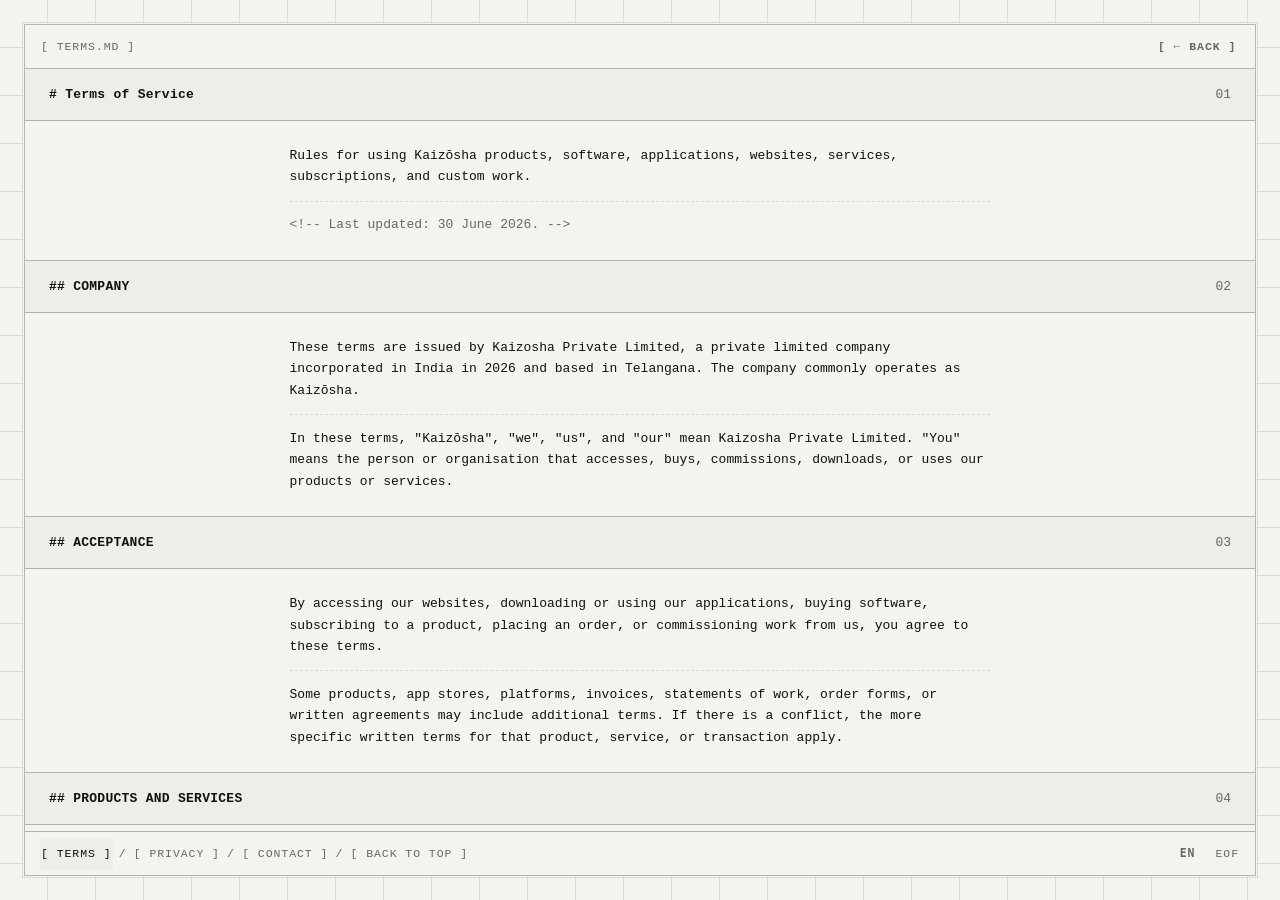
<file: terms.html>
<!doctype html>
<html lang="en">
  <head>
    <meta charset="utf-8" />
    <meta name="viewport" content="width=device-width, initial-scale=1" />
    <meta name="color-scheme" content="light dark" />
    <meta name="theme-color" content="#101010" media="(prefers-color-scheme: dark)" />
    <meta name="theme-color" content="#f4f4ef" media="(prefers-color-scheme: light)" />
    <title>Terms of Service - Kaizōsha</title>
    <meta
      name="description"
      content="Read the terms for Kaizōsha products, apps, websites, services, subscriptions, software licenses, payments, custom work, and acceptable use."
    />
    <meta name="author" content="Kaizō Konpaku" />
    <meta name="creator" content="Kaizō Konpaku" />
    <meta name="publisher" content="Kaizōsha" />
    <meta name="robots" content="index, follow, max-image-preview:large" />
    <meta name="application-name" content="Kaizōsha" />
    <link rel="icon" type="image/png" sizes="1024x1024" href="/icon.png?v=20260820-compact-mark" />
    <link rel="icon" type="image/svg+xml" sizes="any" href="/icon.svg?v=20260820-live-text-mark">
    <link rel="apple-touch-icon" href="/icon.png?v=20260820-compact-mark" />
    <link rel="manifest" href="/site.webmanifest?v=20260820-live-text-icon" />
    <link rel="canonical" href="https://kaizosha.org/terms" />
    <meta property="og:title" content="Terms of Service - Kaizōsha" />
    <meta
      property="og:description"
      content="Terms for Kaizōsha products, apps, websites, services, subscriptions, software licenses, payments, custom work, and acceptable use."
    />
    <meta property="og:type" content="website" />
    <meta property="og:url" content="https://kaizosha.org/terms" />
    <meta property="og:site_name" content="Kaizōsha" />
    <meta property="og:locale" content="en_US" />
    <meta property="og:image" content="https://kaizosha.org/icon.png" />
    <meta property="og:image:width" content="1024" />
    <meta property="og:image:height" content="1024" />
    <meta property="og:image:type" content="image/png" />
    <meta property="og:image:alt" content="Kaizōsha icon" />
    <meta name="twitter:card" content="summary" />
    <meta name="twitter:image" content="https://kaizosha.org/icon.png" />
    <meta name="twitter:image:alt" content="Kaizōsha icon" />
    <meta name="twitter:title" content="Terms of Service - Kaizōsha" />
    <meta
      name="twitter:description"
      content="Terms for Kaizōsha products, apps, websites, services, subscriptions, software licenses, payments, custom work, and acceptable use."
    />
    <meta name="twitter:site" content="@KaizoshaX" />
    <link rel="sitemap" type="application/xml" title="Sitemap" href="/sitemap.xml" />
    <link rel="author" href="https://kaizosha.org/#creator" />
    <script type="application/ld+json">
      {
        "@context": "https://schema.org",
        "@type": "WebPage",
        "@id": "https://kaizosha.org/terms#webpage",
        "url": "https://kaizosha.org/terms",
        "name": "Terms of Service - Kaizōsha",
        "description": "Terms for Kaizōsha products, apps, websites, services, subscriptions, software licenses, payments, custom work, and acceptable use.",
        "dateModified": "2026-06-30",
        "isPartOf": {
          "@type": "WebSite",
          "@id": "https://kaizosha.org/#website",
          "url": "https://kaizosha.org/",
          "name": "Kaizōsha"
        },
        "breadcrumb": {
          "@type": "BreadcrumbList",
          "@id": "https://kaizosha.org/terms#breadcrumb",
          "itemListElement": [
            {
              "@type": "ListItem",
              "position": 1,
              "name": "Kaizōsha",
              "item": "https://kaizosha.org/"
            },
            {
              "@type": "ListItem",
              "position": 2,
              "name": "Terms of Service",
              "item": "https://kaizosha.org/terms"
            }
          ]
        },
        "publisher": {
          "@type": "Organization",
          "@id": "https://kaizosha.org/#organization",
          "name": "Kaizōsha",
          "legalName": "Kaizosha Private Limited",
          "url": "https://kaizosha.org/",
          "logo": {
            "@type": "ImageObject",
            "url": "https://kaizosha.org/icon.png",
            "width": 1024,
            "height": 1024
          }
        },
        "author": {
          "@type": "Person",
          "@id": "https://kaizosha.org/#creator",
          "name": "Kaizō Konpaku",
          "url": "https://kaizosha.org/#creator"
        },
        "inLanguage": "en"
      }
    </script>
    <link rel="stylesheet" href="/assets/styles/markdown.css?v=20261114-document-footer" />
    <link rel="stylesheet" href="/assets/styles/site-language.css?v=20260922-code-only-1" />
    <script src="/assets/scripts/site-language.js?v=20260922-code-only-1" defer></script>
    <script src="/assets/scripts/site-motion.js?v=20260818-dynamic-grid" defer></script>
    <link rel="stylesheet" href="/assets/styles/document-frame.css?v=3e4959a0bffb">
  </head>
  <body data-page-family="document" data-page="terms" data-document-frame>
    <a class="skip-link" href="#main-content">Skip to content</a>
    <main class="main document-frame" data-file="terms.md">
      <header class="home-toolbar document-toolbar">
        <span class="home-toolbar__file">[ terms.md ]</span>
        <a class="document-back" href="/" aria-label="Back to Kaizōsha homepage">← Back</a>
      </header>
      <div class="document-scroll" id="main-content" role="region" aria-label="Document content" tabindex="0">
        <div id="top" tabindex="-1"></div>

          <section class="section" id="name">
            <header class="section-head">
              <h1 class="section-title">Terms of Service</h1>
            </header>
            <div class="body-lines">
              <p>
                Rules for using Kaizōsha products, software, applications,
                websites, services, subscriptions, and custom work.
              </p>
              <p class="document-meta">Last updated: 30 June 2026.</p>
            </div>
          </section>

          <section class="section" id="company">
            <header class="section-head">
              <h2 class="section-title">COMPANY</h2>
            </header>
            <div class="body-lines">
              <p>
                These terms are issued by Kaizosha Private Limited, a private
                limited company incorporated in India in 2026 and based in
                Telangana. The company commonly operates as Kaizōsha.
              </p>
              <p>
                In these terms, "Kaizōsha", "we", "us", and "our" mean Kaizosha
                Private Limited. "You" means the person or organisation that
                accesses, buys, commissions, downloads, or uses our products or
                services.
              </p>
            </div>
          </section>

          <section class="section" id="acceptance">
            <header class="section-head">
              <h2 class="section-title">ACCEPTANCE</h2>
            </header>
            <div class="body-lines">
              <p>
                By accessing our websites, downloading or using our applications,
                buying software, subscribing to a product, placing an order, or
                commissioning work from us, you agree to these terms.
              </p>
              <p>
                Some products, app stores, platforms, invoices, statements of
                work, order forms, or written agreements may include additional
                terms. If there is a conflict, the more specific written terms
                for that product, service, or transaction apply.
              </p>
            </div>
          </section>

          <section class="section" id="products">
            <header class="section-head">
              <h2 class="section-title">PRODUCTS AND SERVICES</h2>
            </header>
            <div class="body-lines">
              <p>
                Kaizōsha builds, sells, licenses, and operates applications,
                websites, software, digital tools, and related services. Our
                products change over time, and not every product has the same
                features, account requirements, pricing, data practices, or age
                rules.
              </p>
              <p>
                We may modify, improve, suspend, rename, replace, discontinue, or
                limit any product or service where needed for business,
                technical, legal, security, or operational reasons.
              </p>
            </div>
          </section>

          <section class="section" id="accounts">
            <header class="section-head">
              <h2 class="section-title">ACCOUNTS</h2>
            </header>
            <div class="body-lines">
              <p>
                Some products may require an account, login, device permission,
                license key, app-store account, or client workspace. You are
                responsible for keeping your credentials and devices secure and
                for activity under your account.
              </p>
              <p>
                Information you provide to us must be accurate and lawful. If you
                use our products for an organisation, you confirm that you have
                authority to bind that organisation.
              </p>
            </div>
          </section>

          <section class="section" id="payments">
            <header class="section-head">
              <h2 class="section-title">PAYMENTS</h2>
            </header>
            <div class="body-lines">
              <p>
                Products and services may be sold through app stores, payment
                processors, direct invoices, subscriptions, written proposals, or
                other checkout flows. Prices, taxes, currency, payment schedule,
                deliverables, and access rights may vary by product or service.
              </p>
              <p>
                You agree to pay all fees and applicable taxes shown at checkout,
                in the app store, in an invoice, or in a written agreement. Third
                party payment providers may apply their own terms and processing
                rules.
              </p>
            </div>
          </section>

          <section class="section" id="subscriptions">
            <header class="section-head">
              <h2 class="section-title">SUBSCRIPTIONS</h2>
            </header>
            <div class="body-lines">
              <p>
                Some products may renew automatically until cancelled. Renewal
                terms, billing dates, trial periods, feature limits, and price
                changes will be shown in the relevant product, app store,
                checkout, invoice, or written agreement.
              </p>
              <p>
                If a subscription is handled by Apple, Google, or another
                platform, cancellation and billing controls are usually managed
                through that platform account.
              </p>
            </div>
          </section>

          <section class="section" id="cancellation">
            <header class="section-head">
              <h2 class="section-title">CANCELLATION</h2>
            </header>
            <div class="body-lines">
              <p>
                You may cancel future subscription renewals through the product,
                platform, account settings, or by contacting us where direct
                billing applies. Cancellation normally stops future billing and
                does not automatically refund amounts already paid.
              </p>
              <p>
                For custom work, cancellation rights, milestones, deposits,
                handover, and unpaid fees are governed by the accepted proposal,
                invoice terms, statement of work, or separate written agreement.
              </p>
            </div>
          </section>

          <section class="section" id="refunds">
            <header class="section-head">
              <h2 class="section-title">REFUNDS</h2>
            </header>
            <div class="body-lines">
              <p>
                Refunds for app-store purchases are handled under the rules of
                the relevant platform. If Apple, Google, or another marketplace
                processed your payment, request the refund through that
                marketplace unless the product page says otherwise.
              </p>
              <p>
                For direct purchases, subscriptions, software licenses, digital
                deliveries, and services, fees are generally non-refundable once
                access has been granted, work has started, a deliverable has been
                provided, or a billing period has begun, except where required by
                law or expressly agreed in writing.
              </p>
              <p>
                If something is wrong, contact support with your order details,
                product name, account email, payment reference, and a clear
                description of the issue. We may offer troubleshooting, a fix,
                replacement access, credit, partial refund, or refund where we
                consider it appropriate.
              </p>
            </div>
          </section>

          <section class="section" id="license">
            <header class="section-head">
              <h2 class="section-title">LICENSE</h2>
            </header>
            <div class="body-lines">
              <p>
                Unless a separate written agreement says otherwise, we grant you a
                limited, revocable, non-exclusive, non-transferable license to use
                the product you purchased or accessed for its intended purpose.
              </p>
              <p>
                You may not copy, resell, sublicense, redistribute, decompile,
                reverse-engineer, bypass technical restrictions, extract source
                code, or use our products to build a competing product except
                where law gives you a right that cannot be limited by contract.
              </p>
            </div>
          </section>

          <section class="section" id="custom-work">
            <header class="section-head">
              <h2 class="section-title">CUSTOM WORK</h2>
            </header>
            <div class="body-lines">
              <p>
                Custom applications, websites, integrations, design work,
                consulting, licensing, or implementation services require a
                written scope, proposal, invoice, or statement of work before the
                project terms are fixed.
              </p>
              <p>
                Unless a separate written agreement transfers ownership, Kaizōsha
                keeps ownership of its pre-existing code, tools, templates,
                libraries, processes, know-how, and reusable components. Client
                ownership or usage rights in final deliverables will be defined in
                the project agreement.
              </p>
            </div>
          </section>

          <section class="section" id="user-content">
            <header class="section-head">
              <h2 class="section-title">USER CONTENT</h2>
            </header>
            <div class="body-lines">
              <p>
                Some products may allow you to upload, create, process, store, or
                share content. You keep your rights in your content, but you give
                us the permission needed to operate, secure, support, improve, and
                provide the relevant product or service.
              </p>
              <p>
                You are responsible for having the rights and permissions needed
                for any content you provide, including personal data, images,
                video, audio, messages, files, prompts, translations, and other
                materials.
              </p>
            </div>
          </section>

          <section class="section" id="media-ai">
            <header class="section-head">
              <h2 class="section-title">AI AND MEDIA</h2>
            </header>
            <div class="body-lines">
              <p>
                Depending on the product, our software may process photos,
                videos, chats, translations, prompts, generated outputs, uploaded
                files, or other media. Processing may happen on your device, on
                our systems, or through selected service providers, depending on
                the product design.
              </p>
              <p>
                AI, translation, recognition, search, classification, and
                generation features may be inaccurate, incomplete, delayed, or
                unsuitable for some uses. You should review important outputs and
                should not rely on them as professional, medical, legal,
                financial, emergency, or safety-critical advice.
              </p>
            </div>
          </section>

          <section class="section" id="acceptable-use">
            <header class="section-head">
              <h2 class="section-title">ACCEPTABLE USE</h2>
            </header>
            <div class="body-lines">
              <p>
                You must not use our products or services unlawfully, harmfully,
                deceptively, abusively, or in a way that infringes rights,
                violates platform rules, disrupts systems, bypasses security, or
                attempts to access data or accounts without permission.
              </p>
              <p>
                We may limit, suspend, remove, or refuse access where needed to
                protect users, systems, partners, legal compliance, or the
                integrity of our products and services.
              </p>
            </div>
          </section>

          <section class="section" id="platforms">
            <header class="section-head">
              <h2 class="section-title">THIRD PARTY PLATFORMS</h2>
            </header>
            <div class="body-lines">
              <p>
                Our products may depend on app stores, operating systems,
                browsers, cloud providers, payment providers, analytics tools,
                AI providers, APIs, or customer-selected infrastructure. Their
                terms, policies, fees, outages, limits, and decisions may affect
                your use of our products.
              </p>
              <p>
                We are not responsible for third party platforms that we do not
                control, but we will use reasonable efforts to support our
                products where third party changes affect them.
              </p>
            </div>
          </section>

          <section class="section" id="disclaimers">
            <header class="section-head">
              <h2 class="section-title">DISCLAIMERS</h2>
            </header>
            <div class="body-lines">
              <p>
                To the fullest extent permitted by law, our products and services
                are provided on an "as is" and "as available" basis. We do not
                promise that they will be uninterrupted, error-free, secure,
                compatible with every system, or suitable for every purpose.
              </p>
              <p>
                We do not exclude warranties, rights, remedies, or liabilities
                that cannot be excluded under applicable law.
              </p>
            </div>
          </section>

          <section class="section" id="liability">
            <header class="section-head">
              <h2 class="section-title">LIABILITY</h2>
            </header>
            <div class="body-lines">
              <p>
                To the fullest extent permitted by law, Kaizōsha will not be
                liable for indirect, incidental, special, consequential, punitive,
                exemplary, loss-of-profit, loss-of-data, loss-of-business, or
                loss-of-goodwill damages.
              </p>
              <p>
                Where liability cannot be excluded, our total liability for a
                claim is limited to the amount you paid to us for the relevant
                product or service in the three months before the event giving
                rise to the claim, unless applicable law requires more.
              </p>
            </div>
          </section>

          <section class="section" id="termination">
            <header class="section-head">
              <h2 class="section-title">TERMINATION</h2>
            </header>
            <div class="body-lines">
              <p>
                You may stop using our products at any time. We may suspend or
                terminate access if you breach these terms, create risk, fail to
                pay, misuse a product, violate law, or if a product or service is
                discontinued.
              </p>
              <p>
                Sections that by their nature should continue after termination
                will continue, including payment obligations, ownership, license
                limits, disclaimers, liability limits, governing law, and dispute
                provisions.
              </p>
            </div>
          </section>

          <section class="section" id="law">
            <header class="section-head">
              <h2 class="section-title">GOVERNING LAW</h2>
            </header>
            <div class="body-lines">
              <p>
                These terms are governed by the laws of India. Unless a separate
                written agreement says otherwise, disputes will be handled by the
                courts or competent forums in Telangana, India.
              </p>
              <p>
                If any part of these terms is found unenforceable, the rest will
                continue to apply.
              </p>
            </div>
          </section>

          <section class="section" id="changes">
            <header class="section-head">
              <h2 class="section-title">CHANGES</h2>
            </header>
            <div class="body-lines">
              <p>
                We may update these terms as our products, services, business, or
                legal requirements change. The updated version will be posted on
                this page with a new date.
              </p>
              <p>
                Continuing to use our products or services after an update means
                you accept the updated terms, unless a separate written agreement
                says otherwise.
              </p>
            </div>
          </section>

          <section class="section" id="contact">
            <header class="section-head">
              <h2 class="section-title">CONTACT</h2>
            </header>
            <div class="body-lines">
              <div class="entry-head">
                <span><a href="mailto:contact@kaizosha.org">contact@kaizosha.org</a></span>
                <span>General</span>
              </div>
              <div class="entry-head">
                <span><a href="mailto:support@kaizosha.org">support@kaizosha.org</a></span>
                <span>Support</span>
              </div>
              <div class="entry-head">
                <span><a href="mailto:privacy@kaizosha.org">privacy@kaizosha.org</a></span>
                <span>Privacy</span>
              </div>
            </div>
          </section>
      </div>
      <footer class="home-statusbar document-statusbar">
        <nav class="home-legal" aria-label="Related pages">
          <a href="/terms" aria-current="page" aria-label="Terms"><span class="home-legal__full">Terms</span><span class="home-legal__compact" aria-hidden="true">T</span></a>
          <span aria-hidden="true">/</span>
          <a href="/privacy" aria-label="Privacy"><span class="home-legal__full">Privacy</span><span class="home-legal__compact" aria-hidden="true">P</span></a>
          <span aria-hidden="true">/</span>
          <a href="/contact" aria-label="Contact"><span class="home-legal__full">Contact</span><span class="home-legal__compact" aria-hidden="true">C</span></a>
          <span aria-hidden="true">/</span>
          <a href="#top" aria-label="Back to top"><span class="home-legal__full">Back to top</span><span class="home-legal__compact" aria-hidden="true">↑</span></a>
        </nav>
        <div class="document-statusbar__end"><span data-language-slot></span><span aria-hidden="true">EOF</span></div>
      </footer>
    </main>

  </body>
</html>
</file>
<file: assets/styles/brand.css>
.brand-lockup {
  display: inline-flex;
  color: currentColor;
  text-decoration: none;
}

.brand-lockup__mark {
  display: flex;
  align-items: flex-start;
  gap: 15px;
  color: currentColor;
}

.brand-lockup__unit {
  display: flex;
  width: 30px;
  flex-direction: column;
  align-items: center;
}

.brand-lockup__bar {
  width: 30px;
  height: 90px;
  background: currentColor;
}

.brand-lockup__glyph {
  margin-top: 5px;
  min-height: 24px;
  color: currentColor;
  font-size: 24px;
  font-weight: 600;
  line-height: 1;
  text-align: center;
  unicode-bidi: isolate;
  white-space: nowrap;
}

.brand-lockup__glyph[data-brand-token-width="wide"] {
  font-size: 17px;
  letter-spacing: -0.04em;
}

.brand-lockup__glyph[data-brand-token-width="extra-wide"] {
  font-size: 14px;
  letter-spacing: -0.06em;
}

.brand-lockup__glyph[data-brand-token-width="ultra-wide"] {
  font-size: 10px;
  letter-spacing: -0.08em;
}

@media (max-width: 640px) {
  .brand-lockup__mark {
    gap: 10px;
  }

  .brand-lockup__bar {
    width: 20px;
    height: 60px;
  }

  .brand-lockup__unit {
    width: 20px;
  }

  .brand-lockup__glyph {
    margin-top: 4px;
    min-height: 16px;
    font-size: 16px;
  }

  .brand-lockup__glyph[data-brand-token-width="wide"] {
    font-size: 11px;
  }

  .brand-lockup__glyph[data-brand-token-width="extra-wide"] {
    font-size: 9px;
  }

  .brand-lockup__glyph[data-brand-token-width="ultra-wide"] {
    font-size: 6.5px;
  }
}
</file>
<file: assets/styles/markdown.css>
@property --grid-auto-x {
  syntax: "<length>";
  inherits: true;
  initial-value: 0px;
}

@property --grid-auto-y {
  syntax: "<length>";
  inherits: true;
  initial-value: 0px;
}

:root {
  color-scheme: light dark;
  --surface-rgb: 16, 16, 16;
  --ink-rgb: 244, 244, 239;
  --surface: rgb(var(--surface-rgb));
  --ink: rgb(var(--ink-rgb));
  --ink-muted: rgba(var(--ink-rgb), 0.62);
  --line: rgba(var(--ink-rgb), 0.28);
  --line-soft: rgba(var(--ink-rgb), 0.11);
  --panel: rgba(var(--ink-rgb), 0.025);
  --grid-auto-x: 0px;
  --grid-auto-y: 0px;
  --grid-shift-x: 0px;
  --grid-shift-y: 0px;
  --measure: 96ch;
  --shell: 76rem;
  --edge: clamp(0.75rem, 2vw, 1.5rem);
  --directory-edge: var(--edge);
  --pad: clamp(1rem, 2.5vw, 1.5rem);
  --speed: 180ms;
  --home-bar-height: 2.75rem;
  --product-motion: 560ms cubic-bezier(0.16, 1, 0.3, 1);
  --document-file-bar-height: 2.75rem;
  --document-file-bar-offset: 0px;
  --document-nav-height: 3rem;
  --section-bar-height: 3.25rem;
  --document-sticky-top: 0px;
  font-synthesis: none;
}

@media (prefers-color-scheme: light) {
  :root {
    --surface-rgb: 244, 244, 239;
    --ink-rgb: 16, 16, 16;
  }
}

* {
  box-sizing: border-box;
}

html {
  background: var(--surface);
  scroll-behavior: smooth;
  scrollbar-color: var(--line) var(--surface);
  -webkit-text-size-adjust: 100%;
  text-size-adjust: 100%;
}

body {
  min-height: 100vh;
  margin: 0;
  overflow-x: hidden;
  background-color: var(--surface);
  background-image:
    linear-gradient(var(--line-soft) 1px, transparent 1px),
    linear-gradient(90deg, var(--line-soft) 1px, transparent 1px);
  background-position:
    calc(-1px + var(--grid-auto-x) + var(--grid-shift-x))
    calc(-1px + var(--grid-auto-y) + var(--grid-shift-y));
  background-size: 48px 48px;
  animation: grid-drift 18s cubic-bezier(0.45, 0, 0.55, 1) infinite;
  color: var(--ink);
  font-family: ui-monospace, SFMono-Regular, Menlo, Monaco, Consolas,
    "Liberation Mono", "Courier New", monospace;
  font-size: 13px;
  font-weight: 400;
  line-height: 1.65;
  -webkit-font-smoothing: antialiased;
  text-rendering: optimizeLegibility;
}

a {
  color: inherit;
}

::selection {
  background: var(--ink);
  color: var(--surface);
}

.u-screen-reader {
  position: absolute;
  width: 1px;
  height: 1px;
  padding: 0;
  margin: -1px;
  overflow: hidden;
  clip: rect(0 0 0 0);
  clip-path: inset(50%);
  white-space: nowrap;
  border: 0;
}

.skip-link {
  position: fixed;
  z-index: 20;
  top: 0.75rem;
  left: 0.75rem;
  padding: 0.55rem 0.75rem;
  border: 1px solid var(--surface);
  outline: 1px solid var(--ink);
  background: var(--ink);
  color: var(--surface);
  text-decoration: none;
  transform: translateY(-220%);
  transition: transform var(--speed) ease;
}

.skip-link:focus {
  transform: translateY(0);
}

:where(a, button):focus-visible {
  outline: 2px solid currentColor;
  outline-offset: 0.25rem;
}

/* Homepage: a centered mark over four expandable product cells. */
body[data-page-family="directory"] {
  display: grid;
  min-height: 100vh;
  min-height: 100svh;
  padding: var(--directory-edge);
  place-items: center;
  overflow: hidden;
}

.product-page-booting body[data-page-family="directory"] {
  visibility: hidden;
}

.home-main {
  --home-frame-width: min(94vw, 70rem);
  --home-frame-height: min(76svh, 42rem);
  position: relative;
  display: grid;
  width: var(--handoff-frame-width, var(--home-frame-width));
  height: var(--handoff-frame-height, var(--home-frame-height));
  min-height: min(24rem, calc(100vh - 3rem));
  min-height: min(24rem, calc(100svh - 3rem));
  border: 1px solid var(--line);
  background-color: var(--surface);
  box-shadow:
    0 0 0 1px var(--surface),
    0 0 0 2px var(--line-soft);
  isolation: isolate;
  place-items: center;
  animation: frame-in 420ms cubic-bezier(0.22, 1, 0.36, 1) both;
}

.home-main.is-handoff-preview {
  will-change: width, height;
}

.home-main.is-handoff-preview.is-wheel-handoff {
  transition:
    width 90ms linear,
    height 90ms linear;
}

.home-main.is-handoff-resetting {
  transition:
    width 180ms cubic-bezier(0.22, 1, 0.36, 1),
    height 180ms cubic-bezier(0.22, 1, 0.36, 1);
}

.home-main.is-navigating-product {
  pointer-events: none;
  animation: none;
}

.home-main.is-navigating-document {
  width: 100%;
  height: calc(100vh - 2 * var(--directory-edge));
  height: calc(100dvh - 2 * var(--directory-edge));
  pointer-events: none;
  animation: none;
  transition:
    width 280ms cubic-bezier(0.22, 1, 0.36, 1),
    height 280ms cubic-bezier(0.22, 1, 0.36, 1);
}

.home-intro {
  position: absolute;
  z-index: 4;
  top: 50%;
  left: 50%;
  width: min(calc(100% - 3rem), 38rem);
  max-width: none;
  max-height: calc(100% - 7rem);
  padding: 0;
  margin: 0;
  overflow: auto;
  border: 1px solid var(--line);
  background: var(--surface);
  box-shadow:
    0 0 0 1px var(--surface),
    0 0 0 2px var(--line-soft),
    0 1.5rem 3rem rgba(var(--surface-rgb), 0.28);
  color: var(--ink);
  transform: translate(-50%, -50%);
  animation: intro-in 420ms 100ms cubic-bezier(0.22, 1, 0.36, 1) both;
}

.home-intro::backdrop {
  background: transparent;
}

.home-intro:not([open]) {
  display: none;
}

.home-intro.is-closing {
  pointer-events: none;
  animation: intro-out var(--speed) ease both;
}

.home-intro__file {
  display: flex;
  min-height: 2.75rem;
  align-items: center;
  padding: 0 1rem;
  background: var(--ink);
  color: var(--surface);
  font-size: 0.72rem;
  font-weight: 700;
  letter-spacing: 0.08em;
  text-transform: uppercase;
}

.home-intro__body {
  padding: clamp(1.25rem, 3vw, 2rem);
}

.home-intro__brand {
  margin: 0 0 1rem;
  color: var(--ink-muted);
  font-size: 0.72rem;
  letter-spacing: 0.06em;
  text-transform: uppercase;
}

.home-intro h2 {
  margin: 0;
  font: inherit;
  font-size: clamp(1rem, 2vw, 1.3rem);
  font-weight: 700;
  letter-spacing: 0.02em;
}

.home-intro h2::before {
  content: "# ";
}

.home-intro [data-home-intro-title]:focus {
  outline: none;
}

.home-intro__description {
  max-width: 62ch;
  margin-top: 1.25rem;
}

.home-intro__lead {
  margin: 0;
  font-size: clamp(0.9rem, 1.5vw, 1.05rem);
  line-height: 1.6;
}

.home-intro__focus {
  margin: 1rem 0 0;
  padding-top: 1rem;
  border-top: 1px dashed var(--line-soft);
  color: var(--ink-muted);
}

.home-intro__meta {
  display: grid;
  align-items: center;
  padding-top: 1rem;
  margin-top: 1.25rem;
  border-top: 1px solid var(--line);
  color: var(--ink-muted);
  font-size: 0.72rem;
  gap: 0.75rem;
  grid-template-columns: minmax(0, 1fr) auto;
  letter-spacing: 0.04em;
  text-transform: uppercase;
}

.home-intro__email {
  display: block;
  color: var(--ink-muted);
  overflow-wrap: anywhere;
  text-transform: none;
  text-underline-offset: 0.2rem;
}

.home-intro__actions {
  display: grid;
  border-top: 1px solid var(--line);
}

.home-intro__actions button {
  min-height: 3.25rem;
  padding: 0.75rem 1rem;
  border: 0;
  background: var(--surface);
  color: var(--ink);
  cursor: pointer;
  font: inherit;
  font-weight: 700;
  letter-spacing: 0.08em;
  text-transform: uppercase;
  transition:
    background-color var(--speed) ease,
    color var(--speed) ease;
}

.home-intro__actions button:focus-visible {
  outline: 2px solid currentColor;
  outline-offset: -0.35rem;
}

.home-intro__actions button:active {
  background: var(--ink);
  color: var(--surface);
  outline-color: var(--ink);
}

.home-toolbar,
.home-statusbar {
  position: absolute;
  z-index: 2;
  right: 0;
  left: 0;
  display: flex;
  height: var(--home-bar-height);
  align-items: center;
  padding: 0 1rem;
  background: var(--surface);
  color: var(--ink-muted);
  font-size: 0.72rem;
  letter-spacing: 0.08em;
  text-transform: uppercase;
}

.home-toolbar {
  top: 0;
  justify-content: space-between;
  border-bottom: 1px solid var(--line);
}

.home-statusbar {
  bottom: 0;
  justify-content: space-between;
  border-top: 1px solid var(--line);
}

.home-toolbar__file,
.home-statusbar__product {
  display: block;
  min-width: 0;
  overflow: hidden;
  text-overflow: ellipsis;
  white-space: nowrap;
}

.home-statusbar__end {
  display: inline-flex;
  min-width: 0;
  align-items: center;
  gap: 0.6rem;
  white-space: nowrap;
}

.home-pagination,
.home-legal {
  display: flex;
  flex: 0 0 auto;
  align-items: center;
  gap: 0.45rem;
  white-space: nowrap;
}

.home-legal__compact {
  display: none;
}

.home-pagination[hidden] {
  display: none;
}

.home-pagination button,
.home-statusbar a {
  display: inline-flex;
  min-height: 2rem;
  align-items: center;
  justify-content: center;
  margin: 0;
  padding: 0.2rem 0.25rem;
  border: 0;
  background: transparent;
  color: inherit;
  font: inherit;
  letter-spacing: inherit;
  text-decoration: none;
  text-transform: inherit;
  transition:
    background-color var(--speed) ease,
    color var(--speed) ease;
}

.home-pagination button {
  cursor: pointer;
}

.home-pagination button:hover,
.home-pagination button:focus-visible,
.home-pagination button:active,
.home-statusbar a:hover,
.home-statusbar a:focus-visible,
.home-statusbar a:active {
  background: var(--ink);
  color: var(--surface);
  outline-color: var(--ink);
}

.home-products {
  position: absolute;
  z-index: 0;
  inset: var(--home-bar-height) 0;
  display: grid;
  grid-template-columns: 50% 50%;
  grid-template-rows: 50% 50%;
  overflow: hidden;
  will-change: grid-template-columns, grid-template-rows;
  transition:
    grid-template-columns var(--product-motion),
    grid-template-rows var(--product-motion);
}

.home-main[data-active-slot="top-left"] .home-products,
.home-main[data-active-slot="bottom-left"] .home-products {
  grid-template-columns: 100% 0%;
}

.home-main[data-active-slot="top-right"] .home-products,
.home-main[data-active-slot="bottom-right"] .home-products {
  grid-template-columns: 0% 100%;
}

.home-main[data-active-slot="top-left"] .home-products,
.home-main[data-active-slot="top-right"] .home-products {
  grid-template-rows: 100% 0%;
}

.home-main[data-active-slot="bottom-left"] .home-products,
.home-main[data-active-slot="bottom-right"] .home-products {
  grid-template-rows: 0% 100%;
}

.product-cell {
  position: relative;
  min-width: 0;
  min-height: 0;
  overflow: hidden;
  background: var(--panel);
  color: var(--ink-muted);
  transition:
    border-color 240ms ease,
    background-color var(--product-motion),
    color var(--product-motion);
}

.product-cell[data-product-slot="top-left"] {
  grid-column: 1;
  grid-row: 1;
  border-right: 1px solid var(--line);
  border-bottom: 1px solid var(--line);
}

.product-cell[data-product-slot="top-right"] {
  grid-column: 2;
  grid-row: 1;
  border-bottom: 1px solid var(--line);
}

.product-cell[data-product-slot="bottom-left"] {
  grid-column: 1;
  grid-row: 2;
  border-right: 1px solid var(--line);
}

.product-cell[data-product-slot="bottom-right"] {
  grid-column: 2;
  grid-row: 2;
}

.product-cell__content {
  position: absolute;
  inset: 0;
  display: flex;
  min-width: 0;
  min-height: 0;
  flex-direction: column;
  align-items: flex-start;
  justify-content: flex-start;
  padding: clamp(1rem, 2.5vw, 1.5rem);
  transition: opacity 180ms ease;
}

.product-cell[data-product-slot="top-right"] .product-cell__content,
.product-cell[data-product-slot="bottom-right"] .product-cell__content {
  align-items: flex-end;
  text-align: right;
}

.product-cell[data-product-slot="bottom-left"] .product-cell__content,
.product-cell[data-product-slot="bottom-right"] .product-cell__content {
  justify-content: flex-end;
}

.product-cell__heading {
  max-width: calc(50% - 1rem);
  margin: 0;
  font: inherit;
}

.product-cell__name {
  display: inline-flex;
  min-height: 2rem;
  align-items: center;
  overflow-wrap: anywhere;
  color: var(--ink);
  font-weight: 600;
  letter-spacing: 0.02em;
  text-decoration-thickness: 1px;
  text-underline-offset: 0.25em;
  transition:
    background-color var(--speed) ease,
    color var(--speed) ease;
}

.product-cell__name::before {
  content: "[ ";
}

.product-cell__name::after {
  content: " ]";
}

.product-cell__name:hover,
.product-cell__name:focus-visible,
.product-cell__name:active {
  background: var(--ink);
  color: var(--surface);
  outline-color: var(--ink);
  text-decoration: none;
}

.product-cell__detail {
  width: min(72%, 52rem);
  max-width: none;
  margin-top: 1rem;
  opacity: 0;
  text-align: left;
  transform: translateY(0.75rem);
  transition:
    opacity 280ms 160ms ease,
    transform var(--product-motion);
}

.product-cell__detail[hidden] {
  display: none;
}

.product-cell__eyebrow,
.product-cell__description,
.product-cell__meta {
  margin: 0;
}

.product-cell__eyebrow {
  padding-bottom: 0.75rem;
  color: var(--ink-muted);
  font-size: 0.68rem;
  letter-spacing: 0.08em;
  text-transform: uppercase;
}

.product-cell__description {
  padding-block: 1rem;
  border-block: 1px solid var(--line);
  color: var(--ink);
  font-size: clamp(0.9rem, 1.25vw, 1.05rem);
  line-height: 1.7;
}

.product-cell__meta {
  padding-top: 0.75rem;
  color: var(--ink-muted);
  font-size: 0.68rem;
  letter-spacing: 0.04em;
}

.product-cell__meta::before {
  content: "<!-- ";
}

.product-cell__meta::after {
  content: " -->";
}

.product-cell__actions {
  display: flex;
  flex-wrap: wrap;
  margin-top: 1.25rem;
  gap: 0.5rem;
}

.product-cell__actions button,
.product-cell__actions a {
  display: inline-flex;
  min-height: 2.75rem;
  align-items: center;
  justify-content: center;
  padding: 0.55rem 0.8rem;
  border: 1px solid var(--line);
  background: var(--surface);
  color: var(--ink);
  cursor: pointer;
  font: inherit;
  font-size: 0.72rem;
  font-weight: 700;
  letter-spacing: 0.06em;
  text-decoration: none;
  text-transform: uppercase;
  transition:
    background-color var(--speed) ease,
    color var(--speed) ease;
}

.product-cell__actions .product-cell__explore {
  background: var(--ink);
  color: var(--surface);
}

.product-cell__actions button:hover,
.product-cell__actions button:focus-visible,
.product-cell__actions button:active {
  background: var(--ink);
  color: var(--surface);
  outline-color: var(--ink);
}

.product-cell__actions .product-cell__explore:hover,
.product-cell__actions .product-cell__explore:focus-visible,
.product-cell__actions .product-cell__explore:active {
  background: var(--surface);
  color: var(--ink);
  outline-color: var(--ink);
}

.product-cell__scroll-cue {
  --scroll-handoff-progress: 0;
  position: relative;
  margin: 0.85rem 0 0;
  padding: 0.7rem 0 0.45rem;
  border-top: 1px dashed var(--line-soft);
  color: var(--ink-muted);
  font-size: 0.68rem;
  letter-spacing: 0.06em;
  text-transform: uppercase;
}

.product-cell__scroll-cue::after {
  position: absolute;
  right: 0;
  bottom: 0;
  left: 0;
  height: 1px;
  background: var(--ink);
  content: "";
  transform: scaleX(var(--scroll-handoff-progress));
  transform-origin: left;
  transition: transform 80ms linear;
}

.product-cell__scroll-cue[hidden] {
  display: none;
}

.home-products.has-active .product-cell:not(.is-active) {
  pointer-events: none;
}

.home-products.has-active .product-cell:not(.is-active) .product-cell__content {
  opacity: 0;
}

.product-cell.is-active {
  border-color: transparent;
  background: var(--panel);
  color: var(--ink-muted);
}

.product-cell.is-active .product-cell__content {
  z-index: 1;
  align-items: center;
  justify-content: center;
  overflow-x: hidden;
  overflow-y: auto;
  padding: clamp(2rem, 6vw, 5.5rem);
  -ms-overflow-style: none;
  overscroll-behavior-y: contain;
  scrollbar-width: none;
  text-align: left;
}

.product-cell.is-active .product-cell__content::-webkit-scrollbar {
  display: none;
  width: 0;
  height: 0;
}

.product-cell.is-active .product-cell__heading {
  width: min(72%, 52rem);
  max-width: none;
  text-align: left;
  animation: product-detail-in 420ms 140ms cubic-bezier(0.16, 1, 0.3, 1) both;
}

.product-cell.is-active .product-cell__name {
  max-width: 100%;
  padding: 0.12em 0.28em;
  background: var(--ink);
  color: var(--surface);
  font-size: clamp(1.5rem, 4.5vw, 3.6rem);
  line-height: 1.05;
  letter-spacing: -0.045em;
  text-decoration: none;
}

.product-cell.is-active .product-cell__name:hover,
.product-cell.is-active .product-cell__name:focus-visible,
.product-cell.is-active .product-cell__name:active {
  background: var(--surface);
  box-shadow: inset 0 0 0 1px var(--ink);
  color: var(--ink);
  outline-color: var(--ink);
}

.product-cell.is-active .product-cell__name::before {
  content: "# ";
}

.product-cell.is-active .product-cell__name::after {
  content: "";
}

.product-cell.is-active .product-cell__detail {
  opacity: 1;
  transform: translateY(0);
}

.home-main[data-active-slot="top-left"]
  .product-cell.is-active
  .product-cell__content,
.home-main[data-active-slot="bottom-left"]
  .product-cell.is-active
  .product-cell__content {
  align-items: flex-start;
}

.home-main[data-active-slot="top-right"]
  .product-cell.is-active
  .product-cell__content,
.home-main[data-active-slot="bottom-right"]
  .product-cell.is-active
  .product-cell__content {
  align-items: flex-end;
}

.home-main[data-active-slot="top-right"]
  .product-cell.is-active
  :is(
    .product-cell__heading,
    .product-cell__eyebrow,
    .product-cell__meta,
    .product-cell__scroll-cue
  ),
.home-main[data-active-slot="bottom-right"]
  .product-cell.is-active
  :is(
    .product-cell__heading,
    .product-cell__eyebrow,
    .product-cell__meta,
    .product-cell__scroll-cue
  ) {
  text-align: right;
}

.home-main[data-active-slot="top-right"]
  .product-cell.is-active
  .product-cell__actions,
.home-main[data-active-slot="bottom-right"]
  .product-cell.is-active
  .product-cell__actions {
  justify-content: flex-end;
}

.home-products.is-updating .product-cell__name {
  animation: product-in 260ms cubic-bezier(0.22, 1, 0.36, 1) both;
}

.home-logo {
  appearance: none;
  position: absolute;
  z-index: 1;
  top: 50%;
  left: 50%;
  display: grid;
  width: clamp(15rem, 30vw, 21rem);
  height: clamp(14rem, 36vh, 19rem);
  min-height: 0;
  padding: 0;
  border: 1px solid var(--line);
  background: var(--surface);
  color: var(--ink);
  cursor: pointer;
  font: inherit;
  place-items: center;
  transition:
    top var(--product-motion),
    left var(--product-motion),
    width var(--product-motion),
    height var(--product-motion),
    background-color var(--speed) ease,
    color var(--speed) ease,
    transform var(--product-motion);
  transform: translate(-50%, -50%);
  animation: mark-in 520ms 80ms cubic-bezier(0.22, 1, 0.36, 1) both;
}

.home-main[data-active-product] .home-logo {
  z-index: 2;
  width: clamp(7.5rem, 12vw, 9.5rem);
  height: clamp(7rem, 18vh, 8.5rem);
}

.home-logo.is-ready {
  animation: none;
}

.home-logo .brand-lockup {
  transition: transform var(--product-motion);
}

.home-main[data-active-product] .home-logo .brand-lockup {
  transform: scale(0.58);
}

.home-main[data-active-slot="top-left"] .home-logo {
  top: calc(100% - var(--home-bar-height) - clamp(0.75rem, 2vw, 1.25rem));
  left: calc(100% - clamp(0.75rem, 2vw, 1.25rem));
  transform: translate(-100%, -100%);
}

.home-main[data-active-slot="top-right"] .home-logo {
  top: calc(100% - var(--home-bar-height) - clamp(0.75rem, 2vw, 1.25rem));
  left: clamp(0.75rem, 2vw, 1.25rem);
  transform: translate(0, -100%);
}

.home-main[data-active-slot="bottom-left"] .home-logo {
  top: calc(var(--home-bar-height) + clamp(0.75rem, 2vw, 1.25rem));
  left: calc(100% - clamp(0.75rem, 2vw, 1.25rem));
  transform: translate(-100%, 0);
}

.home-main[data-active-slot="bottom-right"] .home-logo {
  top: calc(var(--home-bar-height) + clamp(0.75rem, 2vw, 1.25rem));
  left: clamp(0.75rem, 2vw, 1.25rem);
  transform: translate(0, 0);
}

.home-logo:focus-visible {
  outline: 2px solid currentColor;
  outline-offset: 0.35rem;
}

.home-logo:active {
  background: var(--ink);
  color: var(--surface);
}

.home-logo::before,
.home-logo::after {
  position: absolute;
  color: var(--ink-muted);
  font-size: 0.65rem;
  line-height: 1;
  letter-spacing: 0.08em;
  text-transform: uppercase;
  transition: color var(--speed) ease;
}

.home-logo::before {
  content: "```mark";
  top: 0.75rem;
  left: 0.85rem;
}

.home-logo::after {
  content: "```";
  right: 0.85rem;
  bottom: 0.75rem;
}

.home-logo:active::before,
.home-logo:active::after {
  color: rgba(var(--surface-rgb), 0.62);
}

/* Content pages: one outer frame with full-width section bands. */
body[data-page-family="document"] {
  padding-block: var(--edge);
  padding-inline: var(--edge);
}

.main {
  width: min(100%, var(--shell));
  margin-inline: auto;
  border: 1px solid var(--line);
  background-color: var(--surface);
  box-shadow:
    0 0 0 1px var(--surface),
    0 0 0 2px var(--line-soft);
  counter-reset: document-section;
}

.main::before {
  content: "[ " attr(data-file) " ]";
  display: flex;
  min-height: var(--document-file-bar-height);
  align-items: center;
  padding: 0 1rem;
  background: var(--ink);
  color: var(--surface);
  font-size: 0.72rem;
  font-weight: 700;
  letter-spacing: 0.08em;
  text-transform: uppercase;
}

.document-nav {
  position: sticky;
  z-index: 12;
  top: calc(var(--document-sticky-top) + var(--document-file-bar-offset));
  display: grid;
  height: var(--document-nav-height);
  align-items: center;
  padding: 0.65rem 1rem;
  border-bottom: 1px solid var(--line);
  background: rgba(var(--surface-rgb), 0.94);
  gap: 1rem;
  grid-template-columns: minmax(0, 1fr) auto;
  transition:
    background-color var(--speed) ease,
    box-shadow var(--speed) ease;
}

body.document-is-scrolled .document-nav {
  box-shadow: 0 0.75rem 1rem rgba(var(--surface-rgb), 0.88);
}

.document-back {
  width: fit-content;
  font-weight: 600;
  white-space: nowrap;
}

.main .document-back::before {
  content: "[ ";
}

.main .document-back::after {
  content: " ]";
  opacity: 1;
}

.document-nav span {
  min-width: 0;
  overflow: hidden;
  color: var(--ink-muted);
  text-align: right;
  text-overflow: ellipsis;
  white-space: nowrap;
}

.section {
  min-width: 0;
  margin: 0;
  border-bottom: 1px solid var(--line);
  background: var(--surface);
  counter-increment: document-section;
  scroll-margin-top: calc(
    var(--document-sticky-top) + var(--document-file-bar-offset) +
      var(--document-nav-height) + var(--section-bar-height)
  );
}

.section-head {
  position: sticky;
  z-index: 10;
  top: calc(
    var(--document-sticky-top) + var(--document-file-bar-offset) +
      var(--document-nav-height)
  );
  display: grid;
  min-height: var(--section-bar-height);
  align-items: center;
  margin: 0;
  padding: 0.75rem var(--pad);
  border-bottom: 1px solid var(--line);
  background: var(--panel);
  grid-template-columns: minmax(0, 1fr) auto;
  transition:
    background-color var(--speed) ease,
    box-shadow var(--speed) ease,
    color var(--speed) ease;
}

.section-head::after {
  content: counter(document-section, decimal-leading-zero);
  min-width: 3ch;
  padding-left: 1rem;
  color: var(--ink-muted);
  text-align: right;
}

body.document-is-scrolled .section.is-current > .section-head {
  background: var(--ink);
  box-shadow: 0 0.55rem 0.85rem rgba(var(--surface-rgb), 0.72);
  color: var(--surface);
}

body.document-is-scrolled .section.is-current > .section-head::after {
  color: rgba(var(--surface-rgb), 0.62);
}

.section-title {
  min-width: 0;
  margin: 0;
  font: inherit;
  font-weight: 600;
  letter-spacing: 0.02em;
}

h1.section-title::before {
  content: "# ";
}

h2.section-title::before {
  content: "## ";
}

.body-lines {
  display: grid;
  width: min(100%, var(--measure));
  gap: 0.8rem;
  margin-inline: auto;
  padding: var(--pad);
}

.body-lines > * {
  min-width: 0;
  margin: 0;
}

.body-lines p {
  margin: 0;
}

.body-lines > p + p {
  padding-top: 0.8rem;
  border-top: 1px dashed var(--line-soft);
}

.entry-sub,
.document-meta {
  color: var(--ink-muted);
}

.document-meta::before {
  content: "<!-- ";
}

.document-meta::after {
  content: " -->";
}

.entry-head,
.entry-sub {
  display: grid;
  align-items: baseline;
  gap: 0 1ch;
  padding: 0.7rem 0.8rem;
  border: 1px solid var(--line);
  grid-template-columns: auto minmax(0, 1fr) auto;
}

.entry-head {
  background: var(--panel);
}

.entry-head::before {
  content: "-";
}

.entry-sub {
  margin-top: -0.8rem;
  border-top: 0;
  font-style: normal;
}

.entry-sub::before {
  content: ">";
}

.entry-head span:last-child,
.entry-sub span:last-child {
  color: var(--ink-muted);
  text-align: right;
}

.entry-head span:last-child::before,
.entry-sub span:last-child::before {
  content: "— ";
}

.main a,
.error-main a {
  margin-inline: -0.18ch;
  padding-inline: 0.18ch;
  overflow-wrap: anywhere;
  text-decoration: none;
  transition:
    background-color var(--speed) ease,
    color var(--speed) ease,
    opacity var(--speed) ease;
}

.main a::before,
.error-main a::before {
  content: "[";
}

.main a::after,
.error-main a::after {
  content: "](" attr(href) ")";
  opacity: 0.62;
}

.main a:hover,
.main a:focus-visible,
.main a:active,
.error-main a:hover,
.error-main a:focus-visible,
.error-main a:active {
  background: var(--ink);
  color: var(--surface);
  outline-color: var(--ink);
  text-decoration: none;
}

.document-footer {
  display: grid;
  margin: 0;
  border-top: 1px solid var(--line);
  background: var(--surface);
  grid-template-columns: repeat(4, minmax(0, 1fr));
}

.document-footer::before {
  content: "[ related.md ]";
  padding: 0.55rem 1rem;
  border-bottom: 1px solid var(--line);
  color: var(--ink-muted);
  font-size: 0.7rem;
  grid-column: 1 / -1;
  letter-spacing: 0.08em;
  text-transform: uppercase;
}

.document-footer a {
  display: flex;
  min-height: 3.25rem;
  align-items: center;
  justify-content: center;
  gap: 0.4ch;
  margin-inline: 0;
  padding: 0.65rem;
  border-left: 1px solid var(--line);
  text-align: center;
}

.main .document-footer a::before {
  content: "[";
}

.main .document-footer a::after {
  content: "]";
  opacity: 1;
}

.document-footer a:first-of-type {
  border-left: 0;
}

.document-footer [aria-current="page"] {
  background: var(--panel);
}

/* Error pages use the same framed file language. */
body[data-page-family="error"] {
  display: grid;
  min-height: 100vh;
  min-height: 100svh;
  padding: var(--edge);
  place-items: center;
}

.error-main {
  display: grid;
  width: min(100%, 42rem);
  border: 1px solid var(--line);
  background: var(--surface);
  box-shadow:
    0 0 0 1px var(--surface),
    0 0 0 2px var(--line-soft);
}

.error-main::before {
  content: "[ " attr(data-file) " ]";
  padding: 0.75rem 1rem;
  background: var(--ink);
  color: var(--surface);
  font-size: 0.72rem;
  font-weight: 700;
  letter-spacing: 0.08em;
  text-transform: uppercase;
}

.error-main h1,
.error-main p {
  margin: 0;
  padding: 0.85rem 1rem;
  font: inherit;
}

.error-main h1 {
  border-bottom: 1px solid var(--line);
  font-weight: 600;
}

.error-main p + p {
  border-top: 1px dashed var(--line-soft);
}

.error-main h1::before {
  content: "# ";
}

@keyframes frame-in {
  from {
    opacity: 0;
    transform: scale(0.985);
  }
  to {
    opacity: 1;
    transform: scale(1);
  }
}

@keyframes grid-drift {
  0%,
  100% {
    --grid-auto-x: -28px;
    --grid-auto-y: -18px;
  }
  25% {
    --grid-auto-x: 30px;
    --grid-auto-y: -12px;
  }
  50% {
    --grid-auto-x: 18px;
    --grid-auto-y: 26px;
  }
  75% {
    --grid-auto-x: -32px;
    --grid-auto-y: 20px;
  }
}

@keyframes mark-in {
  from {
    opacity: 0;
    transform: translate(-50%, calc(-50% + 0.5rem));
  }
  to {
    opacity: 1;
    transform: translate(-50%, -50%);
  }
}

@keyframes product-in {
  from {
    opacity: 0;
    transform: translateY(0.3rem);
  }
  to {
    opacity: 1;
    transform: translateY(0);
  }
}

@keyframes product-detail-in {
  from {
    opacity: 0;
    transform: translateY(0.75rem) scale(0.985);
  }
  to {
    opacity: 1;
    transform: translateY(0) scale(1);
  }
}

@keyframes intro-in {
  from {
    opacity: 0;
    transform: translate(-50%, calc(-50% + 0.5rem)) scale(0.985);
  }
  to {
    opacity: 1;
    transform: translate(-50%, -50%) scale(1);
  }
}

@keyframes intro-out {
  from {
    opacity: 1;
    transform: translate(-50%, -50%) scale(1);
  }
  to {
    opacity: 0;
    transform: translate(-50%, calc(-50% - 0.25rem)) scale(0.99);
  }
}

@media (hover: hover) and (pointer: fine) {
  .home-intro__actions button:hover,
  .home-intro__actions button:focus-visible {
    background: var(--ink);
    color: var(--surface);
    outline-color: var(--ink);
  }

  .home-logo:hover {
    background: var(--ink);
    color: var(--surface);
  }

  .home-logo:hover::before,
  .home-logo:hover::after {
    color: rgba(var(--surface-rgb), 0.62);
  }

  .section:hover > .section-head {
    background: var(--ink);
    color: var(--surface);
  }

  .section:hover > .section-head::after {
    color: rgba(var(--surface-rgb), 0.62);
  }
}

@media (hover: none), (pointer: coarse) {
  .product-cell.is-active .product-cell__name,
  .product-cell.is-active .product-cell__name:hover,
  .product-cell.is-active .product-cell__name:focus-visible,
  .product-cell.is-active .product-cell__name:active {
    background: var(--ink);
    box-shadow: none;
    color: var(--surface);
  }
}

@media (min-width: 861px) {
  body[data-page-family="document"] {
    --document-file-bar-offset: var(--document-file-bar-height);
    --document-sticky-top: var(--edge);
    background-attachment: fixed;
  }

  .main::before {
    position: sticky;
    z-index: 14;
    top: var(--document-sticky-top);
  }

  body[data-page-family="document"]::before {
    position: fixed;
    z-index: 11;
    top: 0;
    right: 0;
    left: 0;
    height: var(--document-sticky-top);
    content: "";
    pointer-events: none;
    background-color: var(--surface);
    background-image:
      linear-gradient(var(--line-soft) 1px, transparent 1px),
      linear-gradient(90deg, var(--line-soft) 1px, transparent 1px);
    background-position:
      calc(-1px + var(--grid-auto-x) + var(--grid-shift-x))
      calc(-1px + var(--grid-auto-y) + var(--grid-shift-y));
    background-size: 48px 48px;
    opacity: 1;
  }
}

@media (max-width: 860px) {
  body[data-page-family="document"] {
    padding-block: var(--edge);
    padding-inline: 0;
  }

  .main {
    width: 100%;
    border-right: 0;
    border-left: 0;
    box-shadow: none;
  }
}

@media (max-width: 640px) {
  :root {
    --directory-edge: 0.75rem;
    --home-bar-height: 2.5rem;
    --document-nav-height: 2.75rem;
    --section-bar-height: 3rem;
  }

  body {
    font-size: 12px;
  }

  body[data-page-family="directory"] {
    padding: var(--directory-edge);
  }

  .home-main {
    --home-frame-width: 100%;
    --home-frame-height: min(82svh, 36rem);
    min-height: min(26rem, calc(100vh - 1.5rem));
    min-height: min(26rem, calc(100svh - 1.5rem));
  }

  .home-intro {
    width: calc(100% - 1.5rem);
    max-height: calc(100% - 6.5rem);
  }

  .home-intro__file {
    min-height: 2.5rem;
    padding-inline: 0.75rem;
    font-size: 0.62rem;
  }

  .home-intro__body {
    padding: 1rem;
  }

  .home-intro__brand {
    margin-bottom: 0.75rem;
    font-size: 0.62rem;
  }

  .home-intro__description {
    margin-top: 1rem;
  }

  .home-intro__focus {
    margin-top: 0.75rem;
    padding-top: 0.75rem;
  }

  .home-intro__meta {
    padding-top: 0.75rem;
    margin-top: 1rem;
    grid-template-columns: 1fr;
    text-transform: none;
  }

  .home-intro__actions button {
    min-height: 3rem;
  }

  .home-toolbar,
  .home-statusbar {
    height: 2.5rem;
    padding-inline: 0.75rem;
    font-size: 0.62rem;
  }

  .home-products {
    inset: var(--home-bar-height) 0;
  }

  .home-legal__full {
    display: none;
  }

  .home-legal__compact {
    display: inline;
  }

  .product-cell__content {
    padding: 0.75rem;
  }

  .product-cell__heading {
    max-width: calc(50% - 0.5rem);
  }

  .home-logo {
    width: min(68vw, 14rem);
    height: 13rem;
  }

  .home-main[data-active-product] .home-logo {
    width: 5.5rem;
    height: 5.75rem;
  }

  .home-main[data-active-product] .home-logo .brand-lockup {
    transform: scale(0.5);
  }

  .home-main[data-active-product] .home-logo::before,
  .home-main[data-active-product] .home-logo::after {
    font-size: 0.45rem;
    letter-spacing: 0;
  }

  .home-main[data-active-product] .home-logo::before {
    top: 0.35rem;
    left: 0.4rem;
  }

  .home-main[data-active-product] .home-logo::after {
    right: 0.4rem;
    bottom: 0.35rem;
  }

  .product-cell.is-active .product-cell__content {
    overflow: auto;
    overscroll-behavior-y: contain;
    padding: 1rem;
    scrollbar-width: none;
  }

  .product-cell.is-active .product-cell__heading,
  .product-cell.is-active .product-cell__detail {
    width: 100%;
    max-width: none;
  }

  .product-cell.is-active .product-cell__name {
    font-size: clamp(1.35rem, 8vw, 2.2rem);
  }

  .product-cell__detail {
    margin-top: 0.75rem;
  }

  .product-cell__eyebrow {
    padding-bottom: 0.5rem;
  }

  .product-cell__description {
    padding-block: 0.75rem;
    font-size: 0.9rem;
    line-height: 1.55;
  }

  .product-cell__meta {
    padding-top: 0.5rem;
  }

  .product-cell__actions {
    margin-top: 0.75rem;
  }

  .product-cell__scroll-cue {
    margin-top: 0.65rem;
    padding-top: 0.55rem;
    font-size: 0.62rem;
  }

  .product-cell__actions button,
  .product-cell__actions a {
    min-height: 2.75rem;
    padding: 0.45rem 0.65rem;
    font-size: 0.65rem;
  }

  .document-nav {
    padding-inline: 0.75rem;
  }

  .entry-head,
  .entry-sub {
    grid-template-columns: auto minmax(0, 1fr);
  }

  .entry-head span:last-child,
  .entry-sub span:last-child {
    grid-column: 2;
    text-align: left;
  }

  .document-footer {
    font-size: 10px;
    grid-template-columns: repeat(2, minmax(0, 1fr));
  }

  .document-footer a:nth-of-type(odd) {
    border-left: 0;
  }

  .document-footer a:nth-of-type(n + 3) {
    border-top: 1px solid var(--line);
  }
}

@media (max-height: 560px) {
  .product-cell.is-active .product-cell__content {
    justify-content: flex-start;
    padding: 1rem;
  }
}

@media (prefers-contrast: more) {
  :root {
    --ink-muted: rgba(var(--ink-rgb), 0.82);
    --line: rgba(var(--ink-rgb), 0.58);
    --line-soft: rgba(var(--ink-rgb), 0.34);
    --panel: rgba(var(--ink-rgb), 0.08);
  }
}

@media (forced-colors: active) {
  .home-main,
  .home-intro,
  .main,
  .error-main {
    box-shadow: none;
  }
}

@media (prefers-reduced-motion: reduce) {
  html {
    scroll-behavior: auto;
  }

  *,
  *::before,
  *::after {
    scroll-behavior: auto !important;
    animation-duration: 0.01ms !important;
    animation-iteration-count: 1 !important;
    transition-duration: 0.01ms !important;
  }
}
</file>
<file: assets/styles/site-language.css>
.site-language-host {
  position: relative;
  display: inline-flex;
  flex: 0 0 auto;
  align-items: center;
  min-width: 2.5rem;
  min-height: 2rem;
  font-family: var(--font-mono, ui-monospace, monospace);
}

.site-language-host--floating {
  position: fixed;
  z-index: 70;
  right: 0.75rem;
  bottom: 0.75rem;
}

.site-language-code {
  display: inline-flex;
  align-items: center;
  justify-content: center;
  width: 100%;
  min-height: inherit;
  padding: 0.2rem;
  font: inherit;
  font-weight: 700;
  text-transform: uppercase;
}

.site-language-picker {
  position: absolute;
  inset: 0;
  width: 100%;
  height: 100%;
  margin: 0;
  padding: 0;
  border: 0;
  opacity: 0;
  cursor: pointer;
  font: inherit;
}

.site-language-host:hover .site-language-code,
.site-language-host:has(.site-language-picker:focus-visible) .site-language-code {
  background: var(--ink, CanvasText);
  color: var(--surface, Canvas);
}

.site-language-host:has(.site-language-picker:focus-visible) {
  outline: 2px solid currentColor;
  outline-offset: 2px;
}

.site-language-picker option,
.site-language-picker optgroup {
  background: var(--surface, Canvas);
  color: var(--ink, CanvasText);
  font-family: var(--font-mono, ui-monospace, monospace);
  text-transform: none;
}

.site-language-status {
  position: absolute;
  width: 1px;
  height: 1px;
  overflow: hidden;
  clip: rect(0 0 0 0);
  clip-path: inset(50%);
  white-space: nowrap;
}

html[dir="rtl"] .site-language-host--floating {
  right: auto;
  left: 0.75rem;
}

@media (max-width: 540px) {
  .site-language-host--floating {
    right: 0.5rem;
    bottom: 0.5rem;
  }

  html[dir="rtl"] .site-language-host--floating {
    right: auto;
    left: 0.5rem;
  }

}

@media (forced-colors: active) {
  .site-language-host {
    border: 1px solid CanvasText;
  }
}

@media print {
  .site-language-host {
    display: none !important;
  }
}
</file>
<file: assets/styles/story-entry.css>
/* Same entry contract on kaizosha.org and i.kaizosha.org; no build dependency. */
.story-handoff-chrome { display: none; }
.home-main.is-story-handoff > .home-toolbar:not(.story-handoff-chrome),
.home-main.is-story-handoff > .home-statusbar:not(.story-handoff-chrome) { visibility: hidden; }
.home-main.is-story-handoff > .story-handoff-chrome { display: flex; }
.story-entry-return { display: flex; align-items: center; gap: .8rem; }
.story-entry-return a { display: inline-flex; align-items: center; min-height: 2rem; color: inherit; font: inherit; text-decoration: none; }
.story-entry-return a:hover { color: var(--ink); text-decoration: underline; }
.home-main[data-active-product="i"] .product-cell.is-active .product-cell__content { justify-content: flex-start; justify-content: safe center; }
.home-main[data-active-product="i"].is-handoff-preview .product-cell__name { background: var(--ink); color: var(--surface); box-shadow: none; }
.home-main.is-story-handoff.is-navigating-product .product-cell__name { outline: none; }
.home-main.is-story-handoff.is-navigating-product :is(.home-products, .product-cell, .product-cell__content, .product-cell__heading, .product-cell__name, .product-cell__detail, .product-cell__explore, .home-logo, .brand-lockup) { animation: none; transition: none; }
.home-main.is-story-handoff.is-navigating-product .product-cell__explore { outline: none; }
.home-main.is-story-handoff.is-navigating-product .product-cell__explore,
.story-entry .product-cell__actions .product-cell__explore,
.story-entry .product-cell.is-active .product-cell__name { background: var(--ink); color: var(--surface); box-shadow: none; }
.story-entry, .story-entry-space { display: none; }
html[data-story-entry]:not([data-story-entry-ready]) body { visibility: hidden; }
html[data-story-entry] .story-entry-space { display: block; height: 100svh; }
html[data-story-entry] .story-entry {
  position: fixed; z-index: 12; inset: var(--directory-edge); display: grid;
  width: auto; height: auto; min-height: 0; margin: 0; animation: none;
  color: var(--ink); pointer-events: auto;
}
/* On the story site, stay in the reader's scroll chain instead of the page's. */
html[data-story-entry] .story-scroll .story-entry {
  position: sticky; inset: auto; top: 0; width: 100%;
  height: var(--story-reader-height); margin: 0 0 calc(-1 * var(--story-reader-height));
  border: 0; box-shadow: none;
}
html[data-story-entry] .story-entry > .story-handoff-chrome { display: flex; }
.story-entry .product-cell__heading, .story-entry .home-logo { animation: none; }
.story-entry .home-products, .story-entry .product-cell, .story-entry .product-cell__content,
.story-entry .product-cell__detail, .story-entry .home-logo, .story-entry .brand-lockup { transition: none; }
.story-entry .product-cell.is-active .product-cell__content { overscroll-behavior-y: auto; }
.story-entry .product-cell__name { cursor: text; }
.story-entry .product-cell__scroll-cue { --scroll-handoff-progress: 1; text-decoration: none; display: block; }
.story-entry-mark { display: flex; align-items: flex-start; gap: 15px; color: currentColor; }
html[data-story-entry-stage="entry"] .story-toolbar,
html[data-story-entry-stage="entry"] .story-statusbar { visibility: hidden; }
html[data-story-entry-stage="entry"] body[data-page-family="story"] { --toolbar-height: var(--home-bar-height); --statusbar-height: var(--home-bar-height); }
html[data-story-entry-stage="scene"] .story-entry { visibility: hidden; pointer-events: none; }
@media (max-width: 640px) { .story-entry-mark { gap: 10px; } .story-entry-return { gap: .6rem; } }
@media (forced-colors: active) { .story-entry { forced-color-adjust: auto; } }
@media print { html[data-story-entry] body { visibility: visible; } .story-entry, html[data-story-entry] .story-entry, .story-entry-space, html[data-story-entry] .story-entry-space { display: none; } }
</file>
<file: assets/styles/document-frame.css>
body[data-document-frame] {
  min-height: 100dvh;
  padding: var(--directory-edge);
  overflow: hidden;
}

body[data-document-frame]::before,
.main.document-frame::before {
  content: none;
}

.main.document-frame {
  display: grid;
  grid-template-rows: auto minmax(0, 1fr) auto;
  width: 100%;
  height: calc(100vh - 2 * var(--directory-edge));
  height: calc(100dvh - 2 * var(--directory-edge));
  min-height: 0;
  border: 1px solid var(--line);
  box-shadow:
    0 0 0 1px var(--surface),
    0 0 0 2px var(--line-soft);
}

.document-frame > .document-toolbar,
.document-frame > .document-statusbar {
  position: static;
  z-index: auto;
  min-height: var(--home-bar-height);
  height: auto;
  flex-wrap: wrap;
  column-gap: 0.75rem;
}

.document-toolbar .home-toolbar__file {
  flex: 1 1 auto;
}

.document-toolbar .document-back {
  display: inline-flex;
  min-height: 2rem;
  align-items: center;
  padding-inline: 0.25rem;
}

.document-toolbar .document-back::before,
.document-toolbar .document-back::after {
  white-space: pre;
}

.document-statusbar .home-legal {
  flex: 0 1 auto;
  flex-wrap: wrap;
  gap: 0 0.45rem;
  white-space: normal;
}

.main .document-statusbar a::before {
  content: "[ ";
  white-space: pre;
}

.main .document-statusbar a::after {
  content: " ]";
  white-space: pre;
  opacity: 1;
}

.document-statusbar a[aria-current="page"] {
  background: var(--panel);
  color: var(--ink);
}

.document-statusbar__end {
  display: flex;
  flex: 0 0 auto;
  align-items: center;
  gap: 0.5rem;
  margin-inline-start: auto;
}

.document-scroll {
  min-width: 0;
  min-height: 0;
  overflow: auto;
  overscroll-behavior: contain;
  overflow-wrap: anywhere;
  scroll-behavior: auto;
}

.document-scroll:focus-visible {
  outline: 2px solid currentColor;
  outline-offset: -2px;
}

.document-scroll .section {
  scroll-margin-top: 0;
}

.document-scroll .section-head {
  position: static;
}

@media (max-width: 640px) {
  .document-frame > .document-statusbar {
    padding-inline: 0.5rem;
    column-gap: 0.35rem;
  }

  .document-statusbar .home-legal {
    gap: 0 0.15rem;
  }

  .document-statusbar .home-legal a {
    min-width: 24px;
    padding-inline: 0.125rem;
  }

  .document-statusbar__end {
    gap: 0.25rem;
  }
}

@media (max-height: 300px), print {
  body[data-document-frame] {
    overflow: visible;
  }

  .main.document-frame {
    height: auto;
  }

  .document-scroll {
    overflow: visible;
  }
}

@media (forced-colors: active), print {
  .main.document-frame {
    box-shadow: none;
  }
}
</file>
